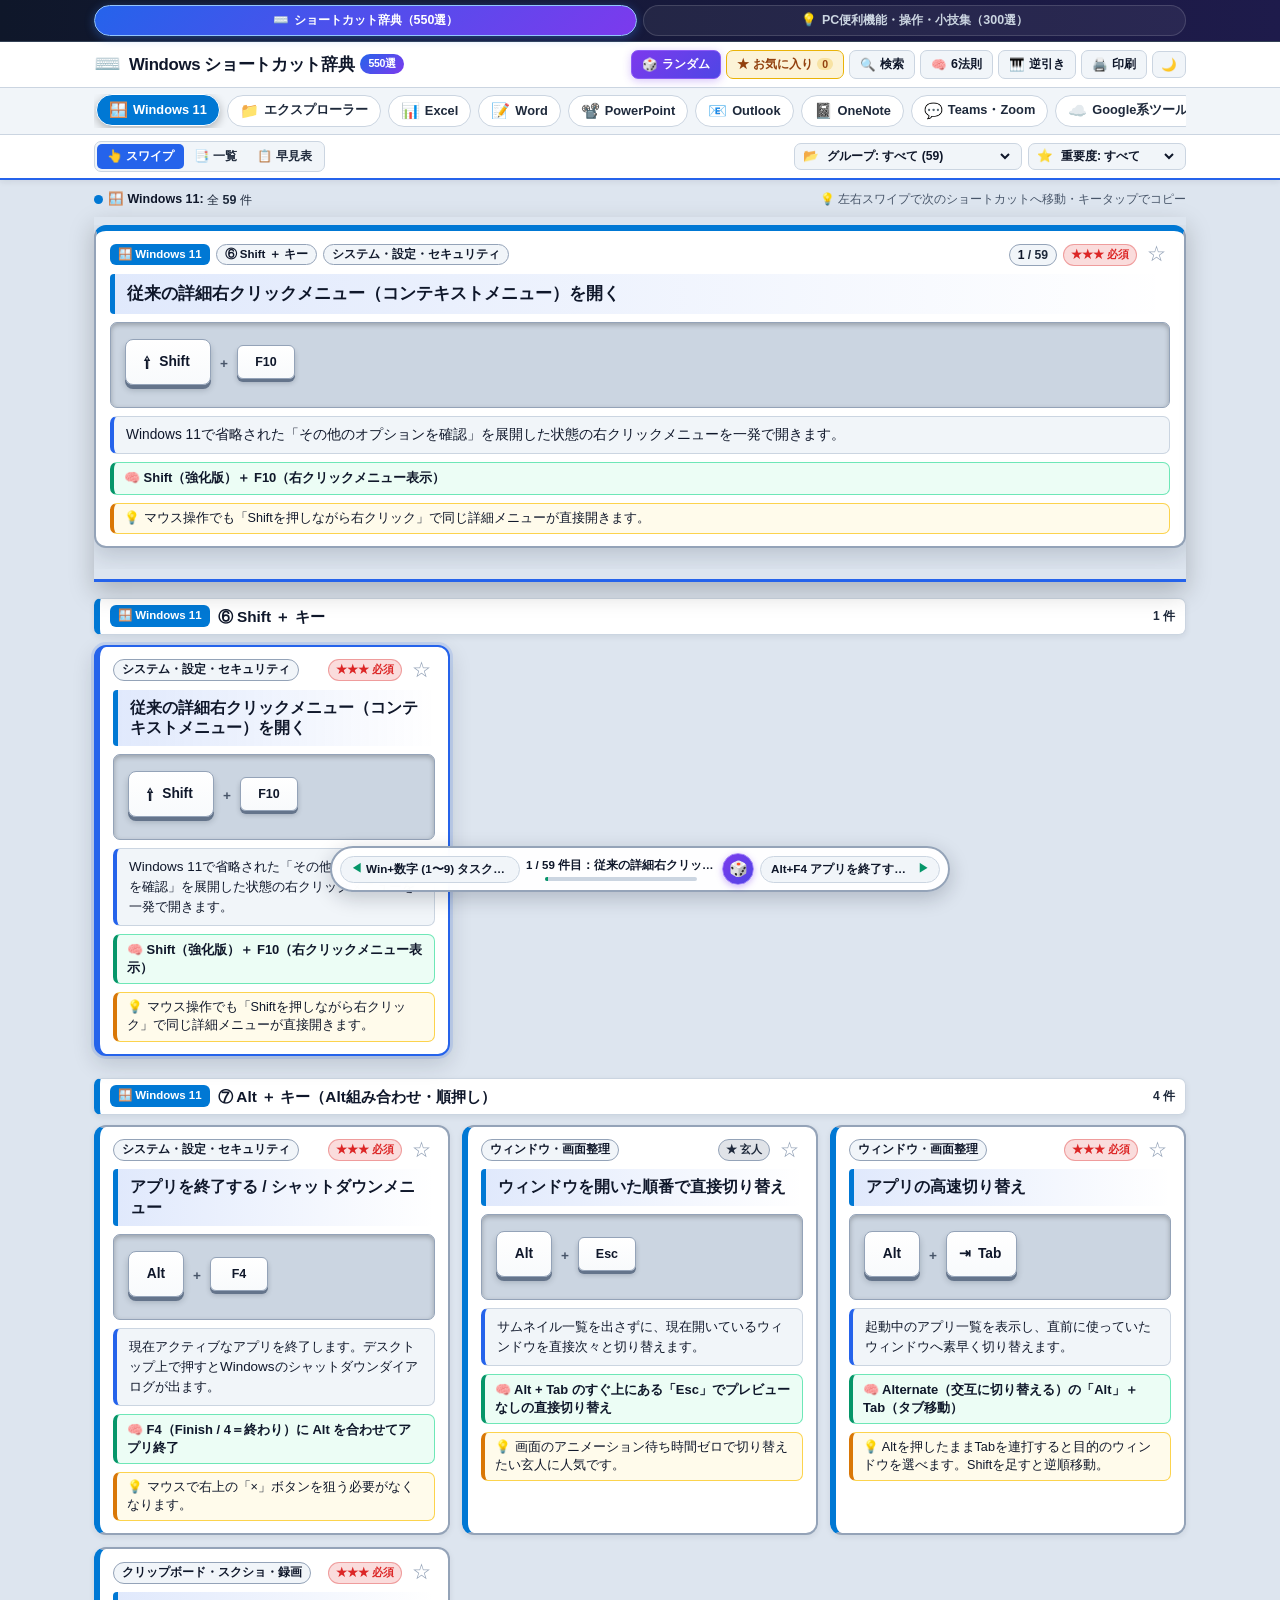
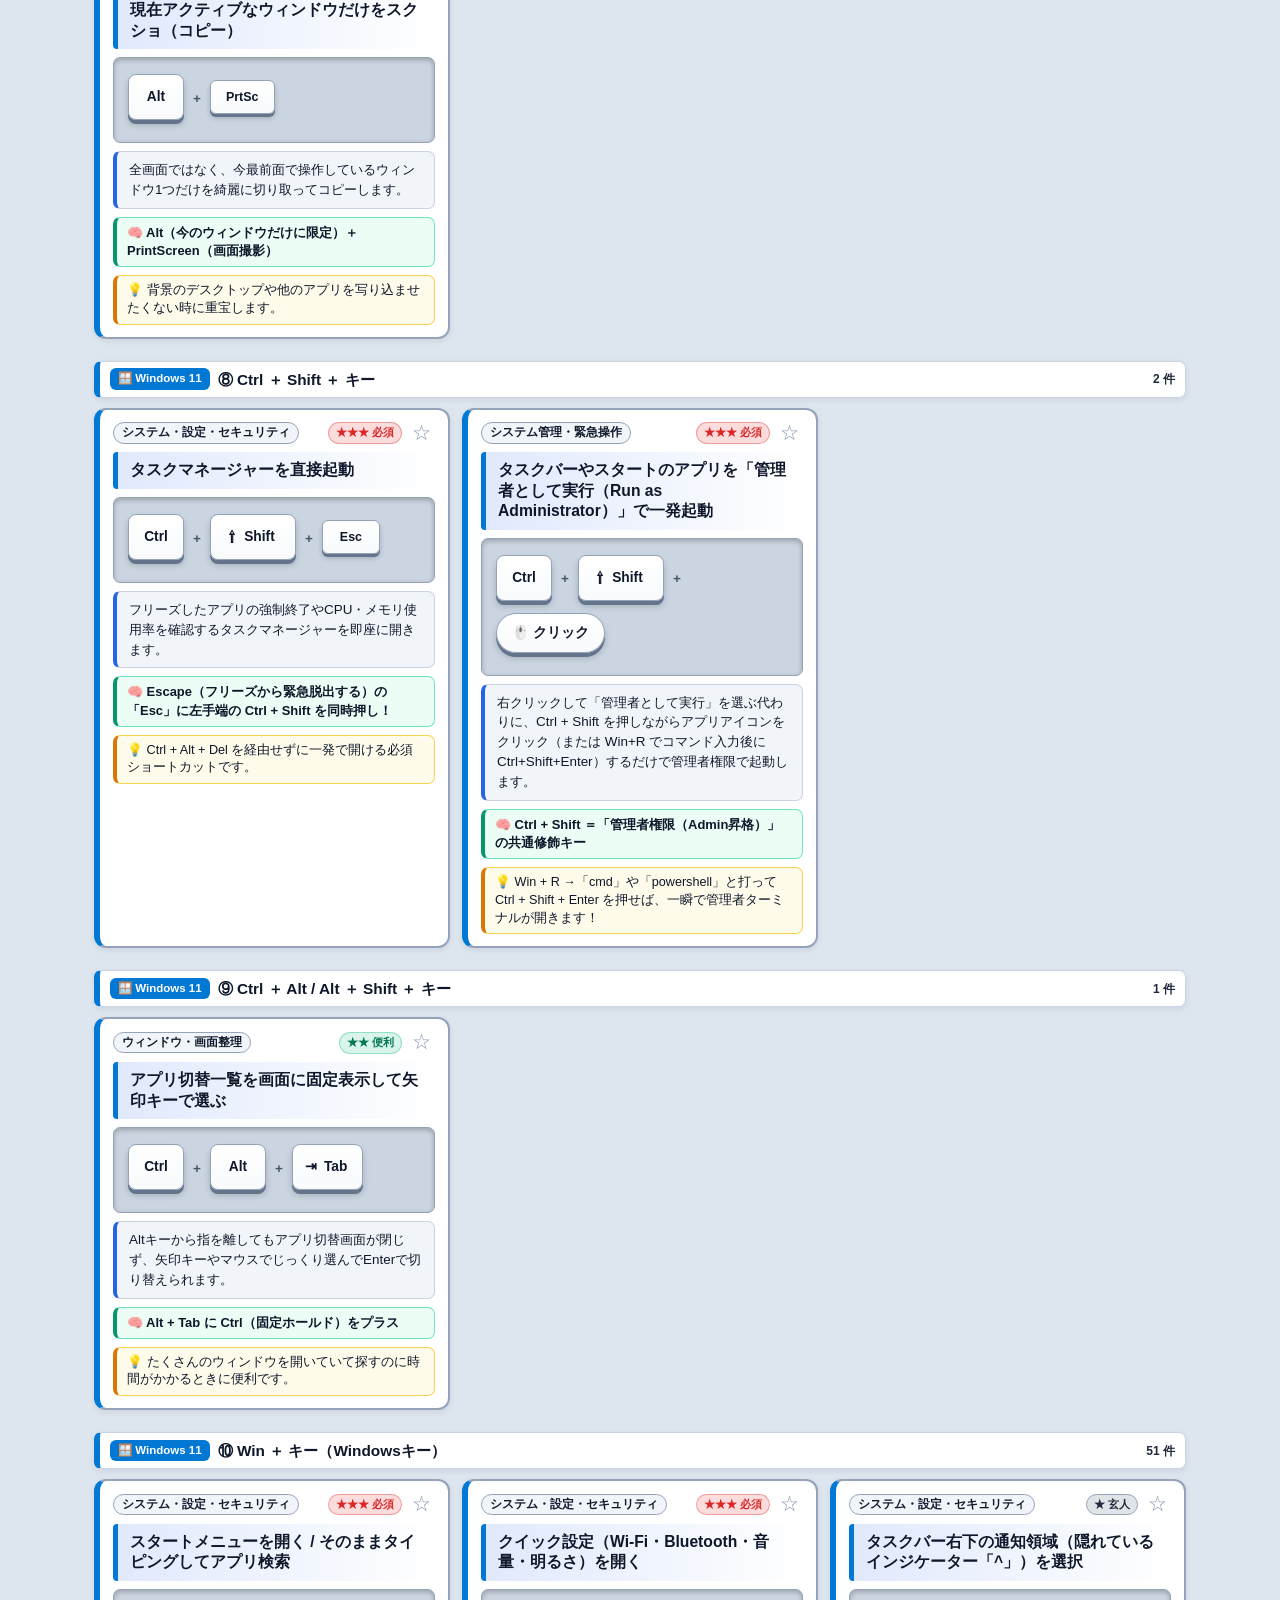
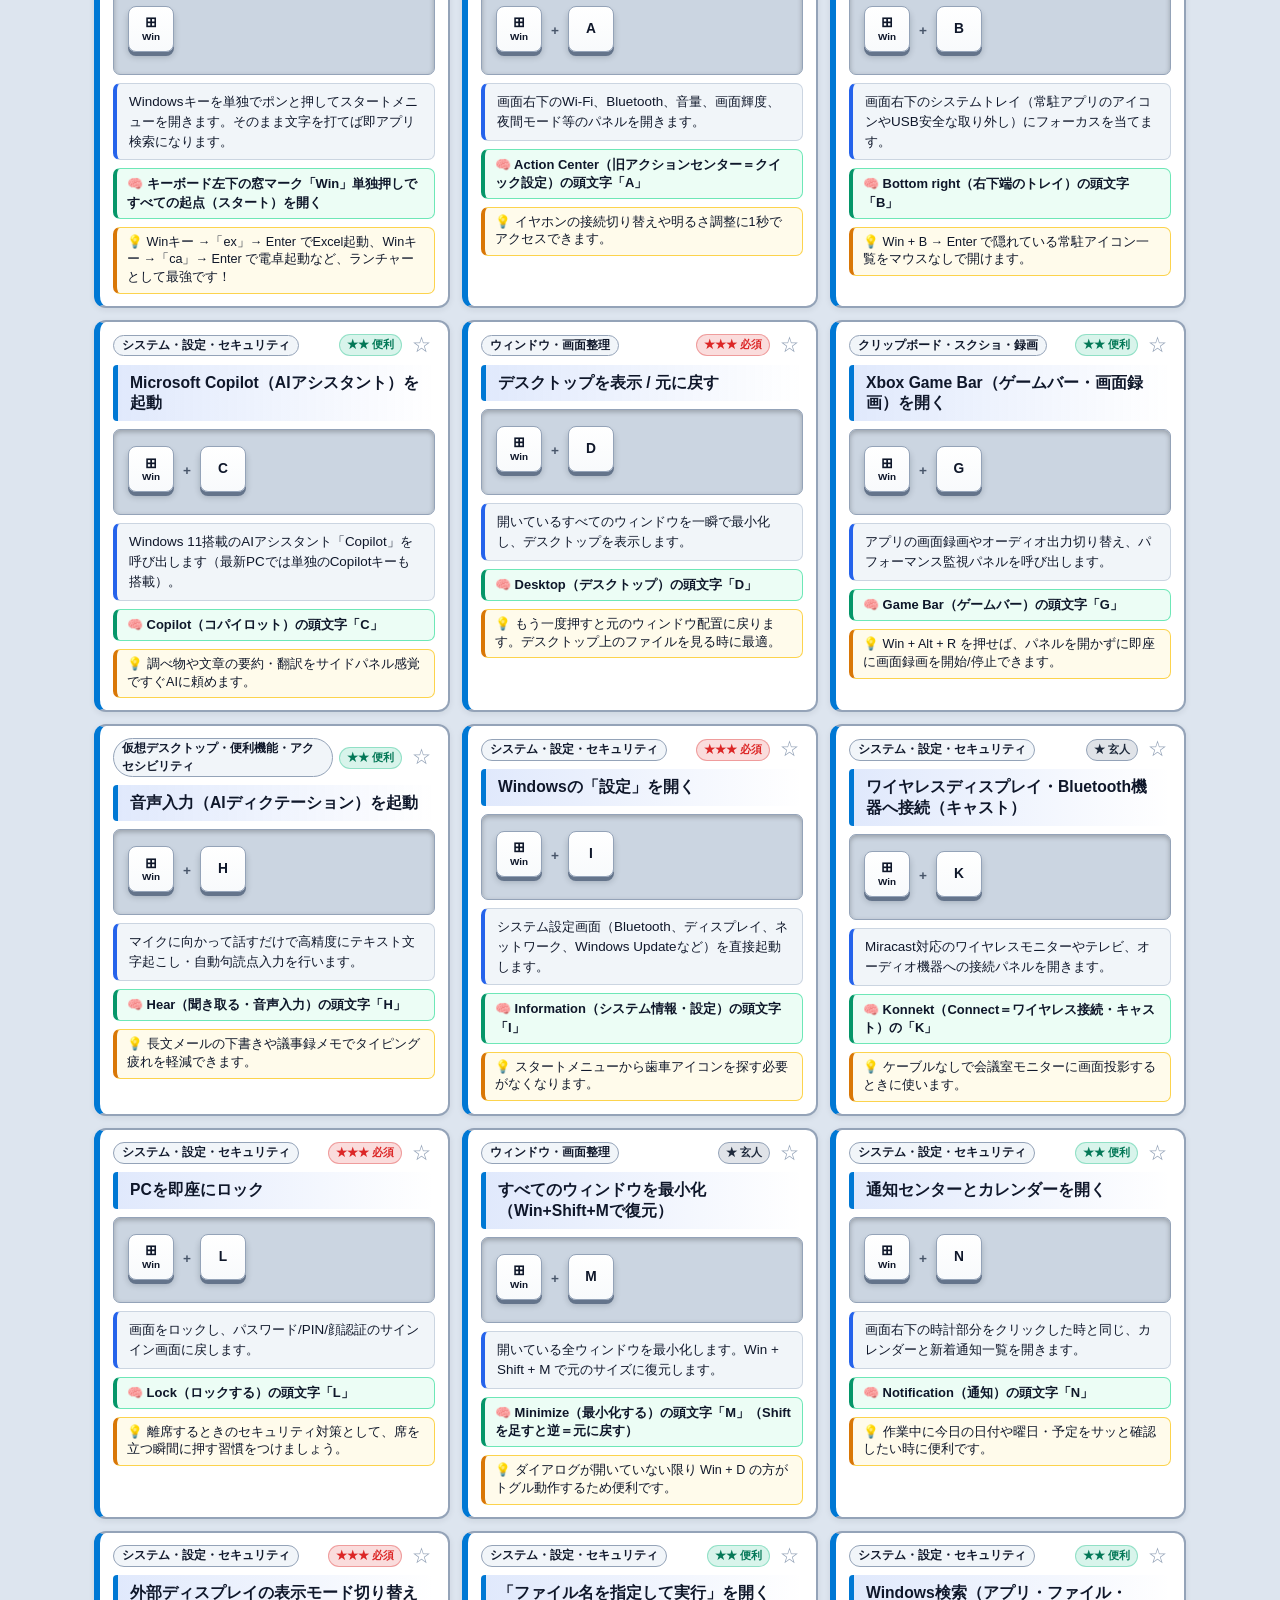
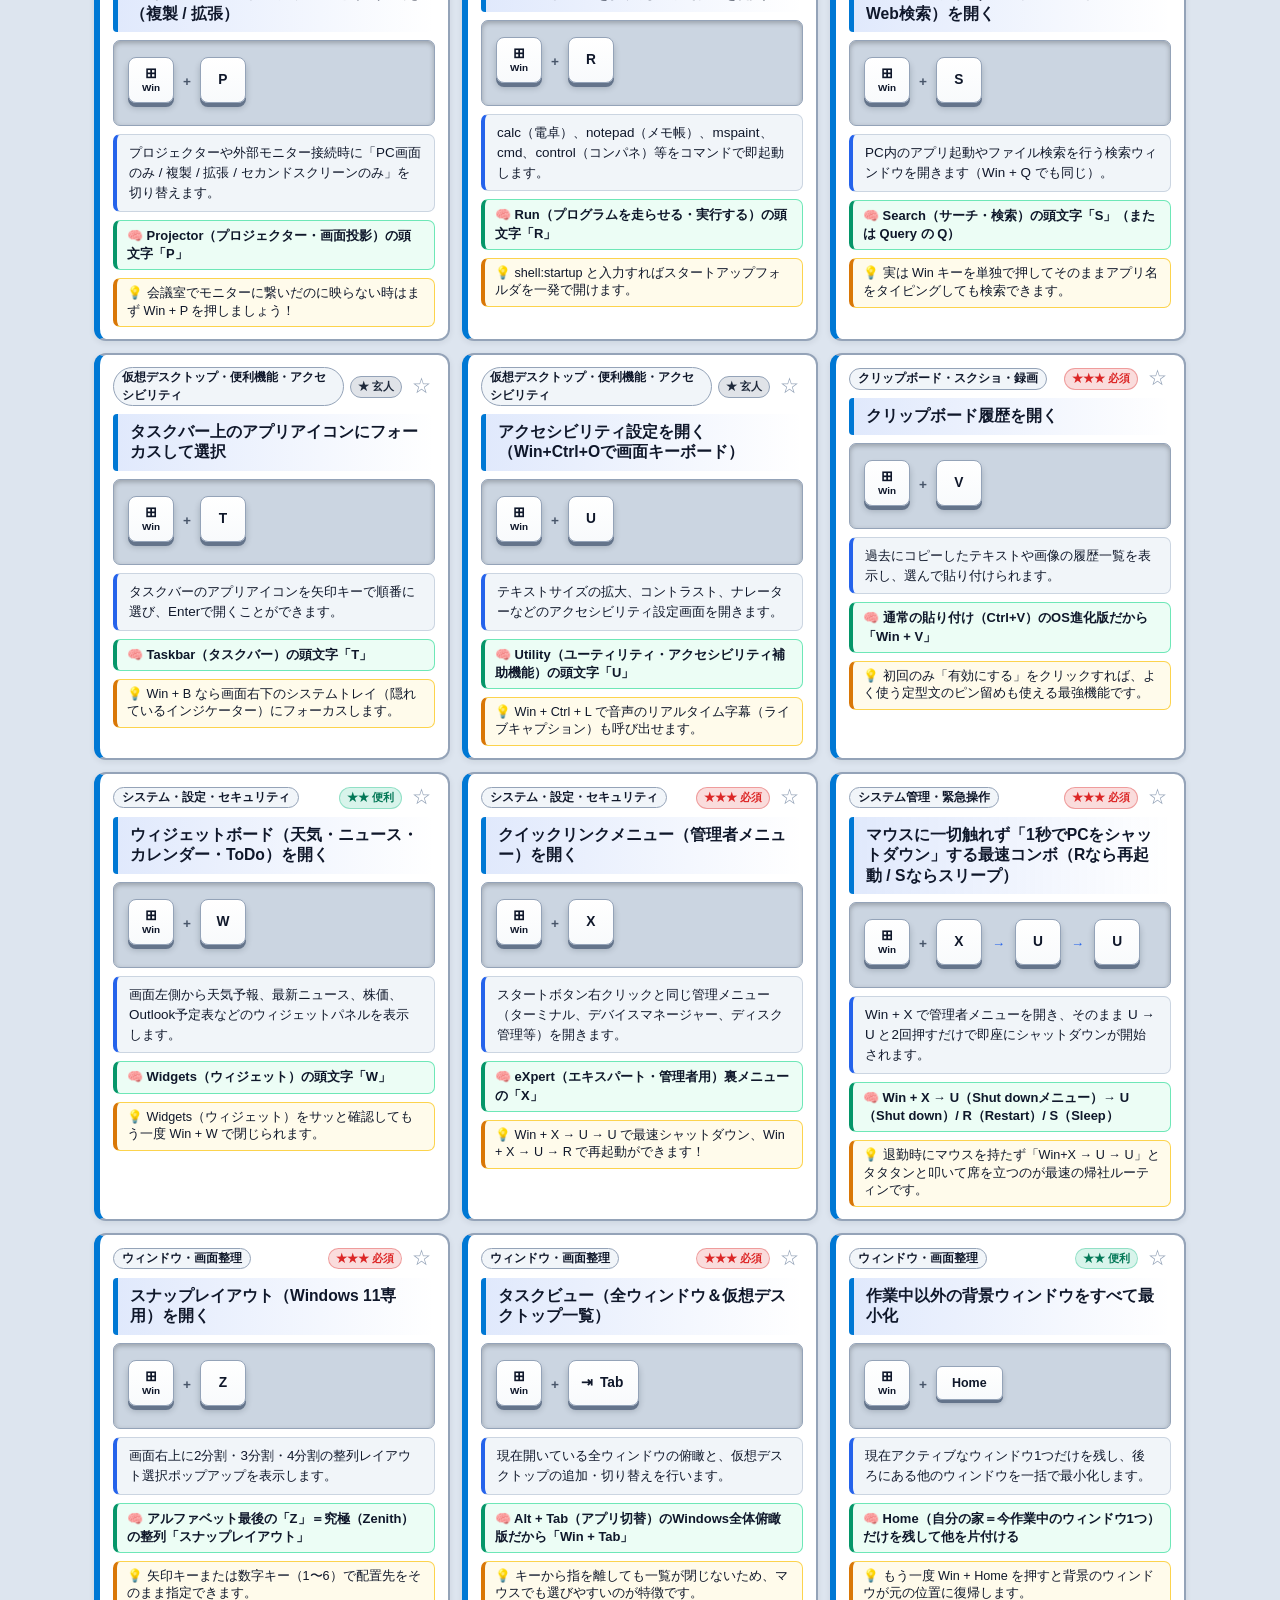
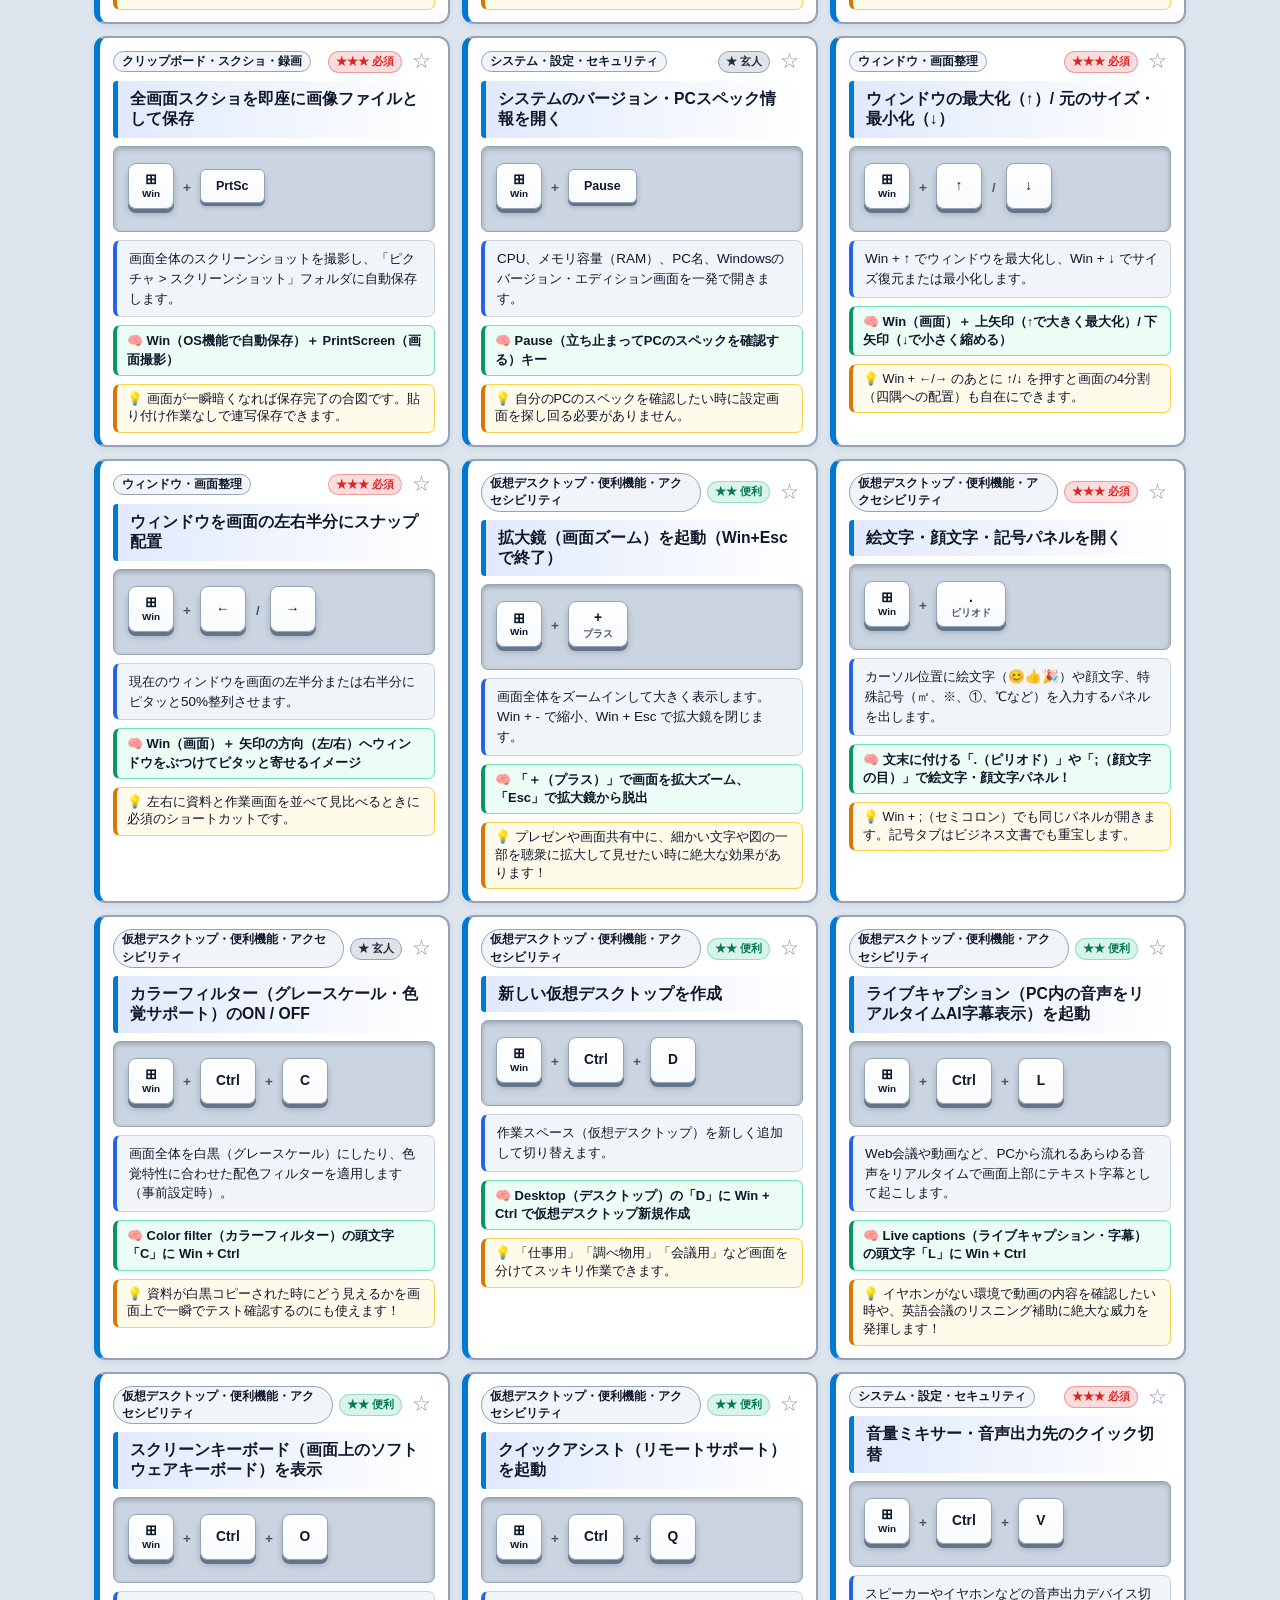
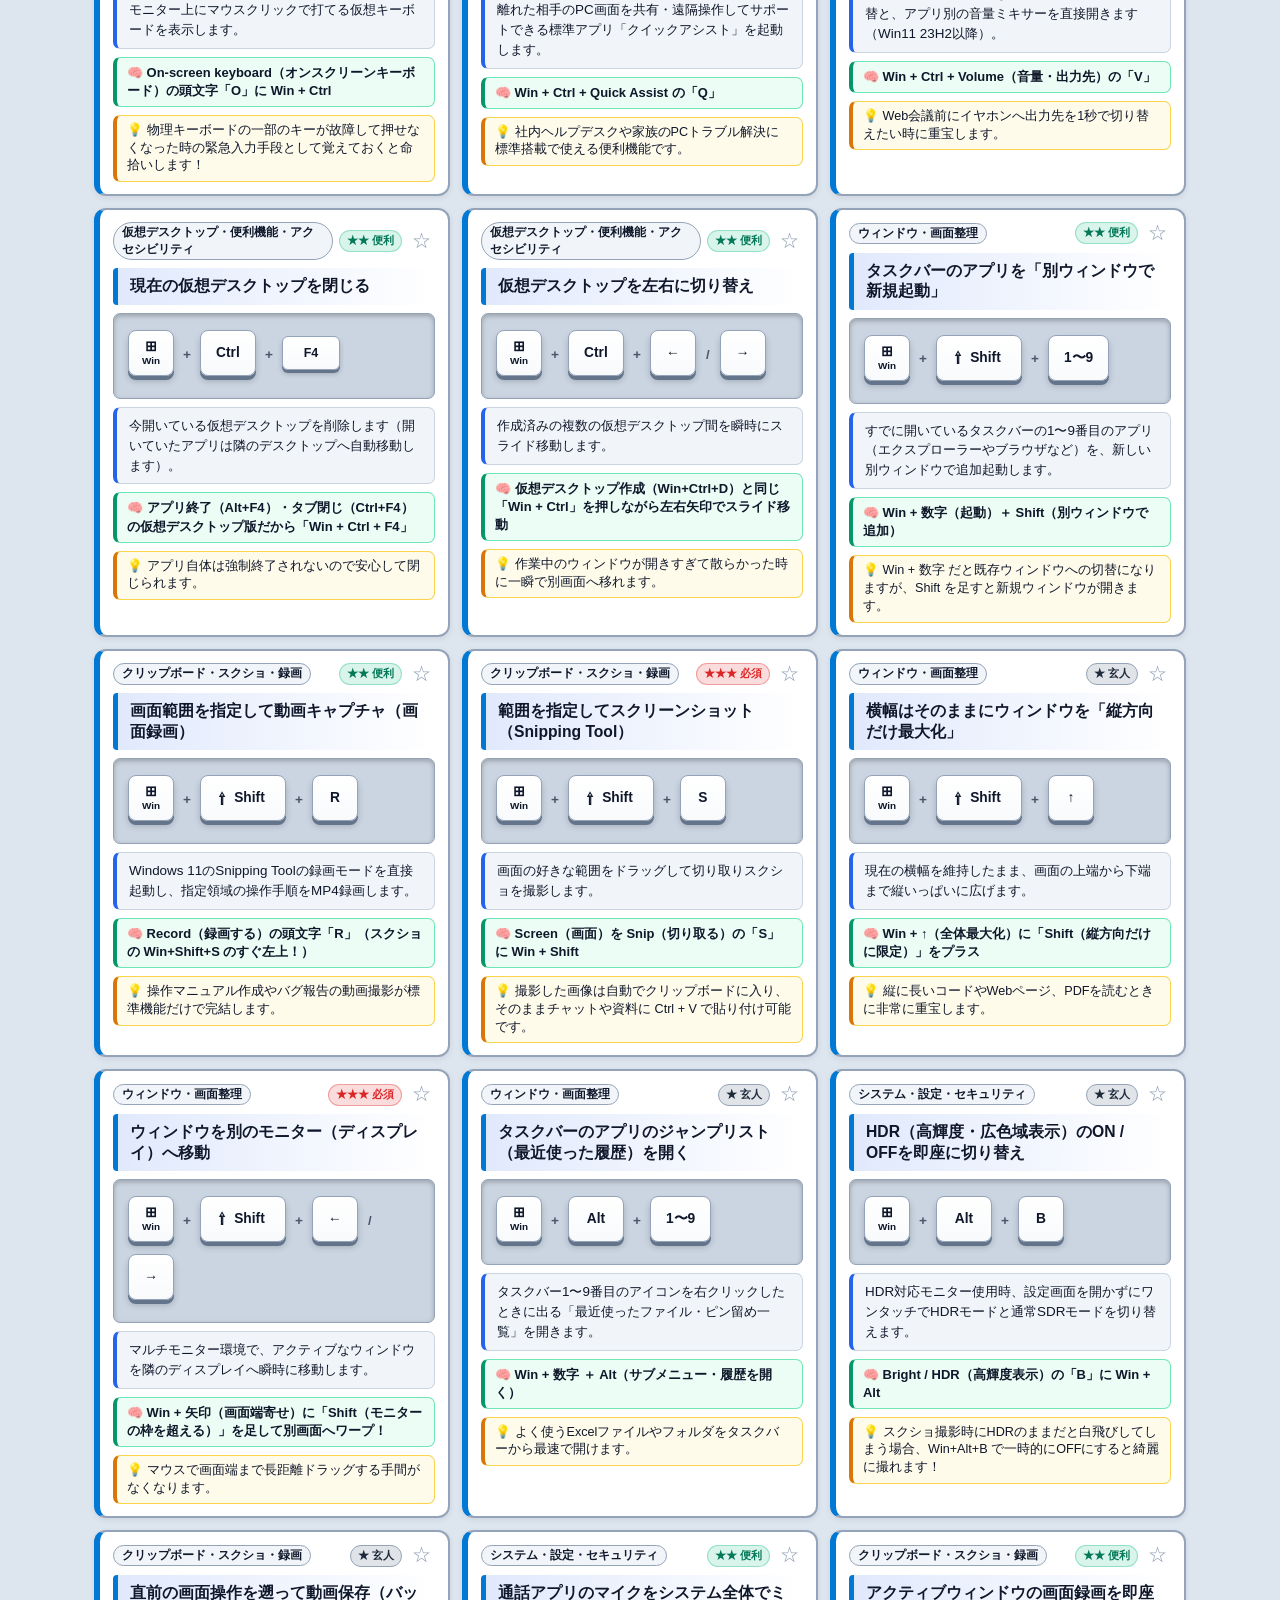
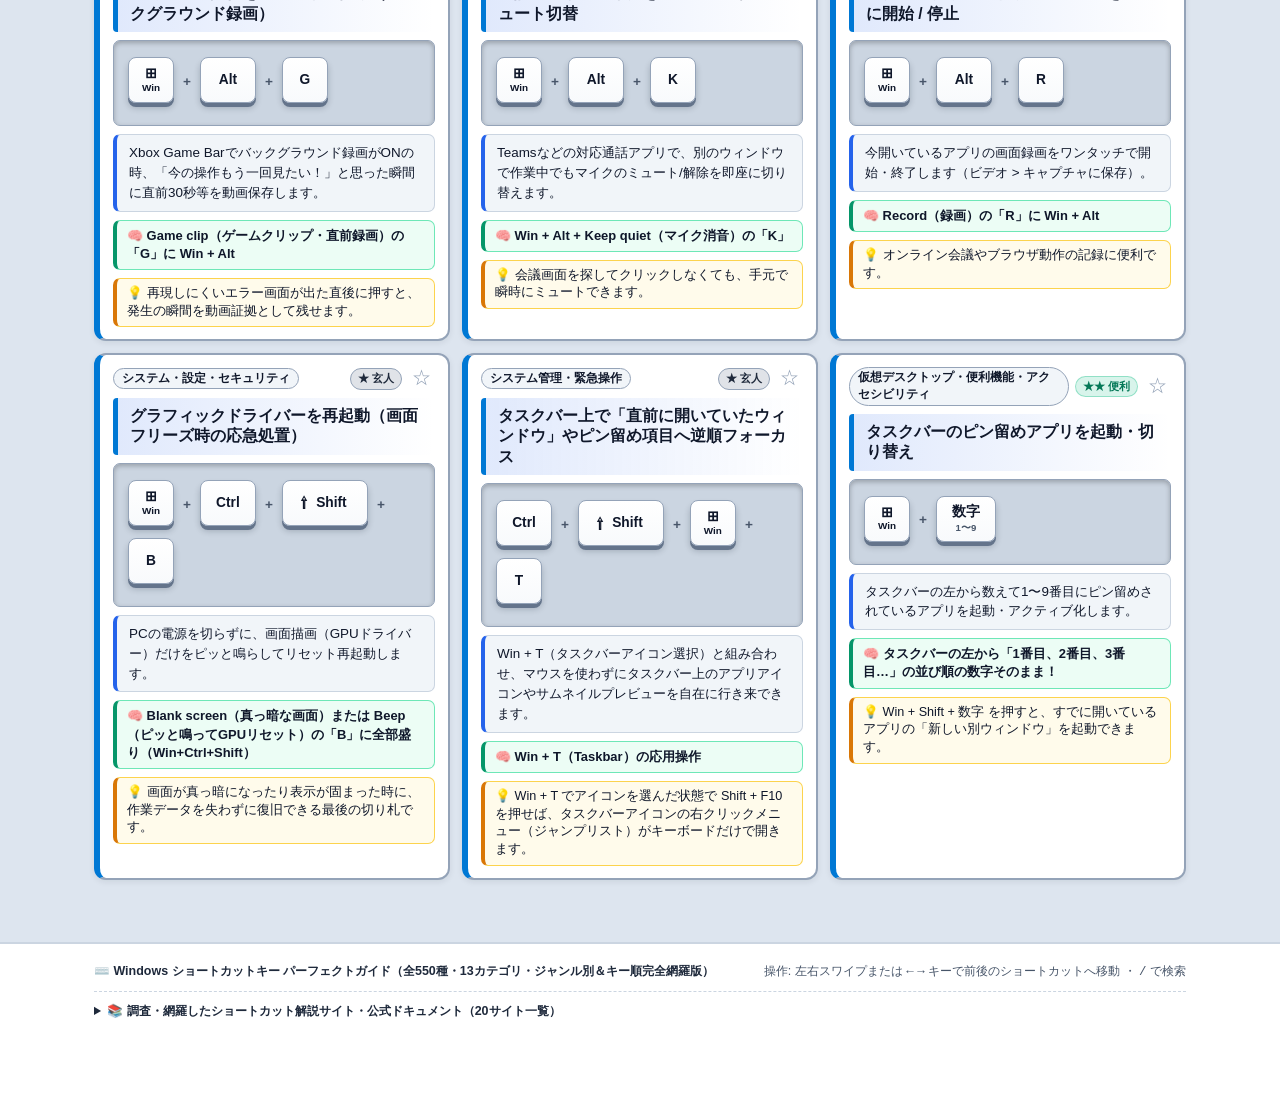
<file: index.html>
<!DOCTYPE html>
<html lang="ja">
<head>
  <meta charset="UTF-8">
  <meta name="viewport" content="width=device-width, initial-scale=1.0">
  <title>Windows ショートカットキー パーフェクトガイド | Win11・Excel・Word・ブラウザ完全網羅</title>
  <meta name="description" content="Windows 11、エクスプローラー、Excel、Word、PowerPoint、Outlook、OneNote、Teams・Zoom、Google系ツール、VS Code、Adobe PDF、ブラウザのPCショートカットキー全550種をジャンル別・キー順・覚え方付きで完全網羅したガイドサイト。">
  <link rel="stylesheet" href="style.css?v=20261109_v4">
</head>
<body>
  <!-- 上部固定ヘッダー（スッキリ整理された2段ナビ＋操作バー） -->
  <header class="site-header">
    <!-- ページ切り替えトップバー（ショートカット550選 ⇔ PC便利小技120選) -->
    <div class="page-switch-bar">
      <div class="container page-switch-inner">
        <a href="index.html" class="page-switch-link active" aria-current="page">
          <span>⌨️</span> ショートカット辞典（550選）
        </a>
        <a href="tips.html" class="page-switch-link">
          <span>💡</span> PC便利機能・操作・小技集（300選）
        </a>
      </div>
    </div>

    <div class="container header-inner">
      <div class="brand">
        <span class="brand-icon" aria-hidden="true">⌨️</span>
        <div class="brand-text-wrap">
          <h1 class="site-title">
            <span class="title-pc">Windows ショートカット辞典</span>
            <span class="title-mobile">ショートカット辞典</span>
            <span class="badge-perfect">550選</span>
          </h1>
        </div>
      </div>

      <div class="header-actions">
        <button type="button" id="randomHeaderBtn" class="action-btn random-header-btn" aria-pressed="false" title="全550種のショートカットをランダム順で出題・表示します">
          <span>🎲</span> <span class="random-btn-text">ランダム</span>
        </button>
        <button type="button" id="favOnlyHeaderBtn" class="action-btn fav-header-btn" aria-pressed="false" title="登録したお気に入りのショートカットだけを開きます">
          <span>★</span> <span id="favHeaderBtnText">お気に入り</span>
          <span id="favCountBadge" class="fav-count">0</span>
        </button>
        <button type="button" id="toggleSearchPanelBtn" class="action-btn" aria-expanded="false" title="キーワード検索ボックスを開く">
          <span>🔍</span> <span class="btn-label-text">検索</span>
        </button>
        <button type="button" id="toggleRulesBtn" class="action-btn" aria-expanded="false" title="ショートカットキーの覚え方・6大法則を見る">
          <span>🧠</span> <span class="btn-label-text">6法則</span>
        </button>
        <button type="button" id="keyTesterBtn" class="action-btn pc-only-btn" title="実際にキーボードを押して該当するショートカットを逆引きします">
          <span>🎹</span> 逆引き
        </button>
        <button type="button" id="printBtn" class="action-btn pc-only-btn" title="現在表示中のショートカット一覧をチートシートとして印刷・PDF保存します">
          <span>🖨️</span> 印刷
        </button>
        <button type="button" id="themeToggleBtn" class="action-btn icon-only" aria-label="テーマ切り替え" title="ダークモード / ライトモード切り替え">
          <span id="themeIcon">🌙</span>
        </button>
      </div>
    </div>

    <!-- カテゴリ選択タブ（スッキリ見やすい横スクロール） -->
    <div class="category-bar-wrap">
      <div class="container">
        <nav class="category-nav" aria-label="カテゴリ選択">
          <div class="category-tabs" id="categoryTabs" role="tablist">
            <!-- JSで動的生成 -->
          </div>
        </nav>
      </div>
    </div>

    <!-- 表示モード切替＆スッキリ1行のジャンル・重要度セレクトバー -->
    <div class="header-controls-wrap">
      <div class="container">
        <div class="quick-bar">
          <div class="view-switcher" role="group" aria-label="表示形式の切り替え">
            <button type="button" class="view-btn active" data-view="swipe" title="左右スワイプで次のショートカットへ1つずつ進む表示">
              <span>👆</span> スワイプ
            </button>
            <button type="button" class="view-btn" data-view="card" title="全ショートカットをジャンル別に全体表示">
              <span>📑</span> 一覧
            </button>
            <button type="button" class="view-btn" data-view="table" title="一覧早見表（テーブル表示）">
              <span>📋</span> 早見表
            </button>
          </div>

          <div class="compact-selects-wrap">
            <label class="select-pill-wrap" id="subcatSelectWrap" title="ジャンル（サブカテゴリ）で絞り込み">
              <span class="select-pill-icon">📂</span>
              <select id="subcatSelect" class="clean-select" aria-label="ジャンル選択">
                <option value="all">すべてのジャンル</option>
              </select>
            </label>

            <label class="select-pill-wrap" title="重要度で絞り込み">
              <span class="select-pill-icon">⭐</span>
              <select id="levelSelect" class="clean-select" aria-label="重要度フィルタ">
                <option value="all">重要度: すべて</option>
                <option value="3">★★★ 必須のみ</option>
                <option value="2">★★ 便利のみ</option>
                <option value="1">★ 玄人のみ</option>
                <option value="fav">★ お気に入りのみ</option>
              </select>
            </label>
          </div>
        </div>

        <!-- 検索バー（🔍検索ボタンで開閉） -->
        <div id="controlsBar" class="controls-bar hidden" aria-label="検索">
          <div class="search-wrapper">
            <span class="search-icon" aria-hidden="true">🔍</span>
            <input
              type="search"
              id="searchInput"
              class="search-input"
              placeholder="全550件から検索（例: スクショ, 値貼り付け, タブ, F2）"
              autocomplete="off"
            >
            <button type="button" id="clearSearchBtn" class="clear-search-btn hidden" aria-label="検索クリア">✕</button>
          </div>
        </div>
      </div>
    </div>
  </header>

  <!-- キー入力で逆引きバー（トグル表示） -->
  <section id="keyTesterPanel" class="key-tester-panel hidden" aria-live="polite">
    <div class="container key-tester-inner">
      <div class="key-tester-info">
        <strong>🎹 キー入力キャプチャモード起動中：</strong>
        <span>調べたいキーの組み合わせ（例: <kbd>Ctrl</kbd> + <kbd>Shift</kbd> + <kbd>L</kbd>）を実際に押してください。</span>
      </div>
      <div class="key-tester-display" id="keyTesterDisplay">
        <span class="placeholder">キーを押してください...</span>
      </div>
      <div class="key-tester-controls">
        <button type="button" id="clearKeyTesterBtn" class="btn-small">クリア</button>
        <button type="button" id="closeKeyTesterBtn" class="btn-small btn-close">閉じる (Esc)</button>
      </div>
    </div>
  </section>

  <!-- メインコンテンツ -->
  <main class="container main-content">
    <!-- 覚え方の6大法則ガイド（トグル開閉式） -->
    <section id="memoryRulesPanel" class="memory-rules-box hidden" aria-label="ショートカットキーの覚え方・6大法則">
      <div class="memory-rules-header">
        <strong>🧠 丸暗記は不要！「ショートカットキーの覚え方・6大法則」</strong>
        <button type="button" id="closeRulesBtn" class="panel-close-btn" aria-label="閉じる">✕ 閉じる</button>
      </div>
      <div class="memory-rules-grid" id="memoryRulesGrid">
        <!-- JSで動的生成 -->
      </div>
    </section>

    <!-- お気に入りモード表示中バナー -->
    <div id="favModeBanner" class="fav-mode-banner hidden">
      <div class="fav-banner-left">
        <span>★</span>
        <strong>お気に入りだけ表示中</strong>
        <span id="favBannerCount" class="fav-banner-count"></span>
      </div>
      <button type="button" id="exitFavModeBtn" class="exit-fav-btn">✕ すべて表示に戻る</button>
    </div>

    <!-- ランダム表示モードバナー -->
    <div id="randomModeBanner" class="random-mode-banner hidden">
      <div class="random-banner-left">
        <span>🎲</span>
        <strong>全550種からランダム順で表示中</strong>
      </div>
      <div class="random-banner-actions">
        <button type="button" id="nextRandomBtn" class="next-random-btn">🎲 シャッフルし直す</button>
        <button type="button" id="exitRandomModeBtn" class="exit-random-btn">✕ 通常順に戻す</button>
      </div>
    </div>

    <!-- ステータスバー -->
    <div class="status-bar" id="statusBar">
      <div class="result-count">
        <span id="activeCategoryLabel" class="active-cat-label"></span>
        全 <strong id="resultCountNum">0</strong> 件
        <span id="activeFilterSummary" class="filter-summary"></span>
      </div>
      <div class="status-hint">
        💡 左右スワイプで次のショートカットへ移動・キータップでコピー
      </div>
    </div>

    <!-- ショートカット表示コンテナ -->
    <div id="shortcutsContainer" class="shortcuts-container">
      <!-- JSで動的生成 -->
    </div>
  </main>

  <!-- 画面下部固定・左右スワイプ「前のショートカット / ランダム / 次のショートカット」移動バー -->
  <div class="mobile-swipe-bar" id="mobileSwipeBar" aria-label="前後のショートカットへ移動">
    <button type="button" class="swipe-nav-btn prev" id="swipePrevBtn" aria-label="前のショートカットへ">
      <span class="swipe-arrow">◀</span>
      <span class="swipe-target-name" id="swipePrevName">前へ</span>
    </button>
    <div class="swipe-center-info">
      <span class="swipe-hint-text" id="swipeHintText">👆 左右スワイプで次のショートカットへ</span>
      <div class="swipe-progress-track" aria-hidden="true">
        <div class="swipe-progress-fill" id="swipeProgressFill"></div>
      </div>
    </div>
    <button type="button" class="swipe-random-fab" id="swipeRandomFabBtn" title="全ショートカットからランダムに1つ出す">
      🎲
    </button>
    <button type="button" class="swipe-nav-btn next" id="swipeNextBtn" aria-label="次のショートカットへ">
      <span class="swipe-target-name" id="swipeNextName">次へ</span>
      <span class="swipe-arrow">▶</span>
    </button>
  </div>

  <!-- フッター -->
  <footer class="site-footer" id="siteFooter">
    <div class="container">
      <div class="footer-inner">
        <p class="footer-title">⌨️ Windows ショートカットキー パーフェクトガイド（全550種・13カテゴリ・ジャンル別＆キー順完全網羅版）</p>
        <p class="footer-note">
          操作: 左右スワイプまたは <kbd>←</kbd> <kbd>→</kbd> キーで前後のショートカットへ移動 ・ <kbd>/</kbd> で検索
        </p>
      </div>
      <details class="sources-details">
        <summary>📚 調査・網羅したショートカット解説サイト・公式ドキュメント（20サイト一覧）</summary>
        <ul id="researchedSourcesList" class="sources-list"></ul>
      </details>
    </div>
  </footer>

  <!-- コピー通知トースト -->
  <div id="toast" class="toast" role="status" aria-live="polite"></div>

  <script src="shortcuts-data.js?v=20261109_v4"></script>
  <script src="app.js?v=20261109_v4"></script>
</body>
</html>
</file>
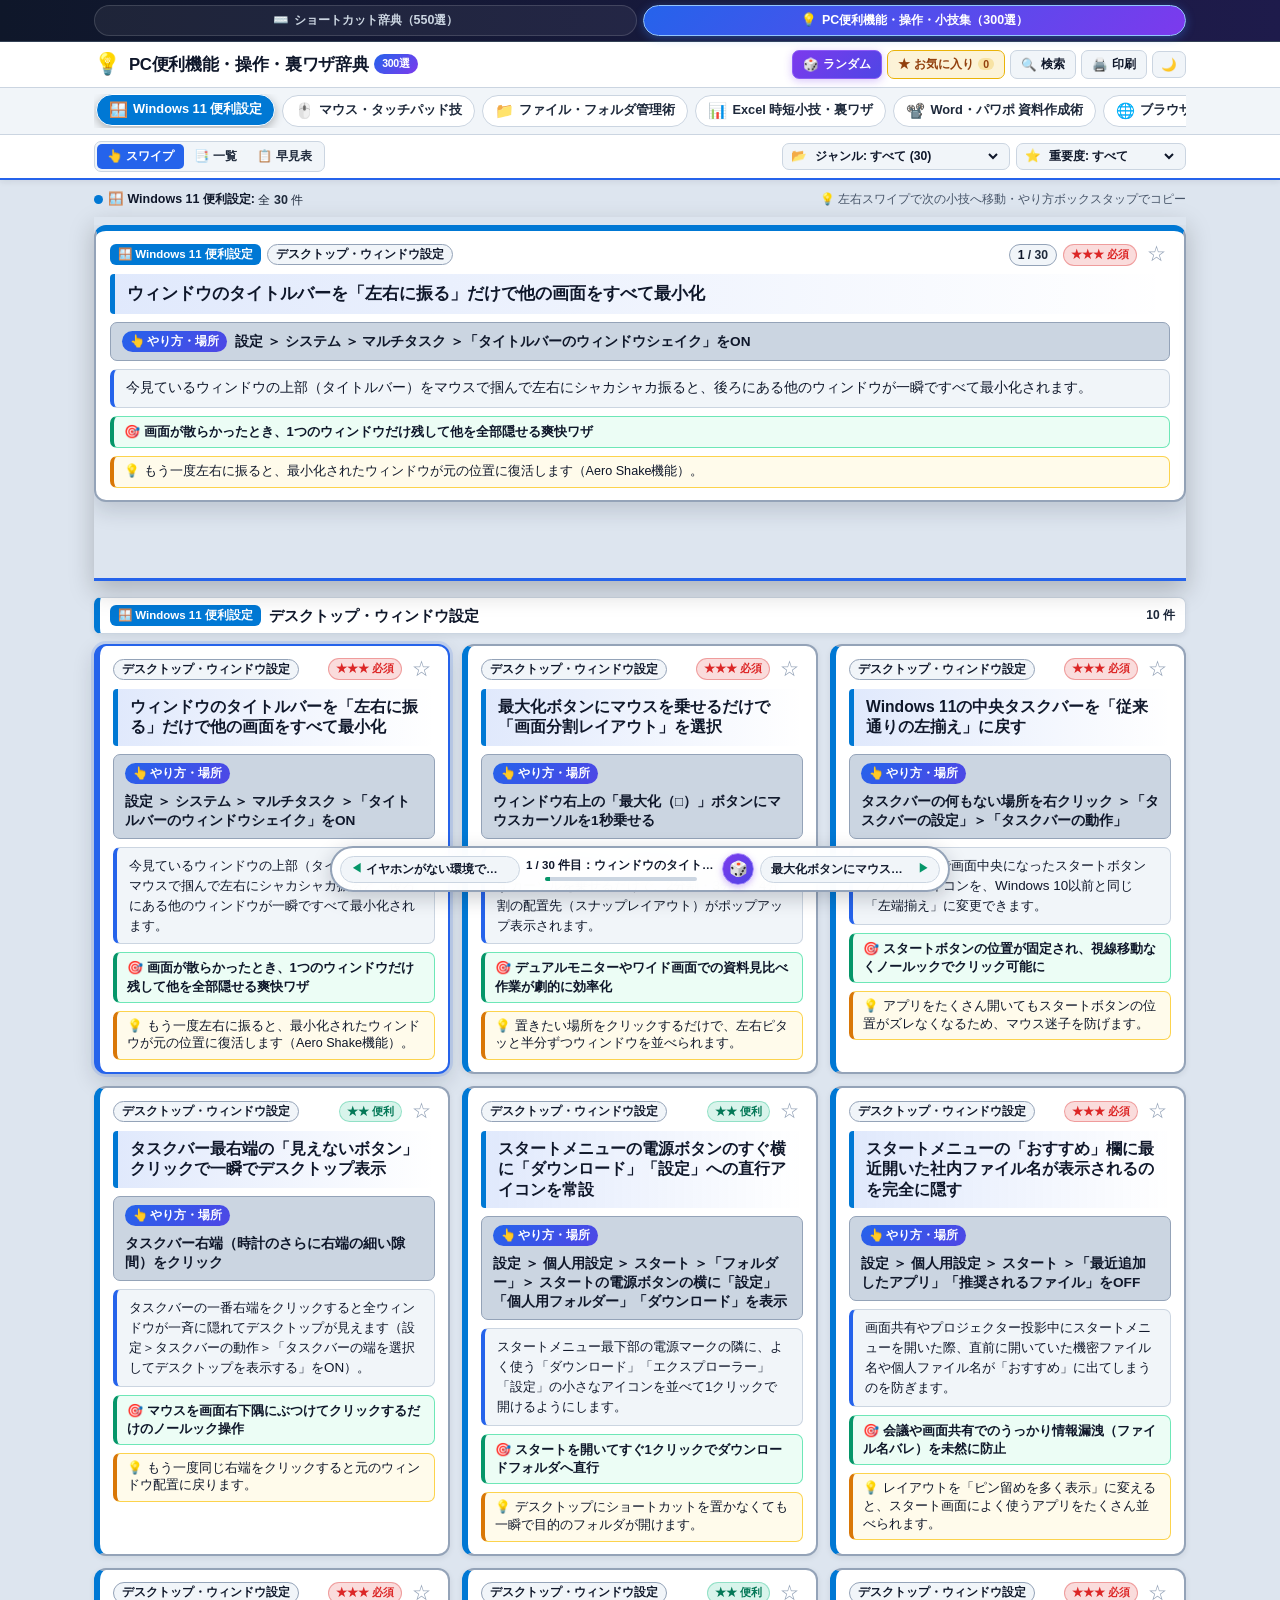
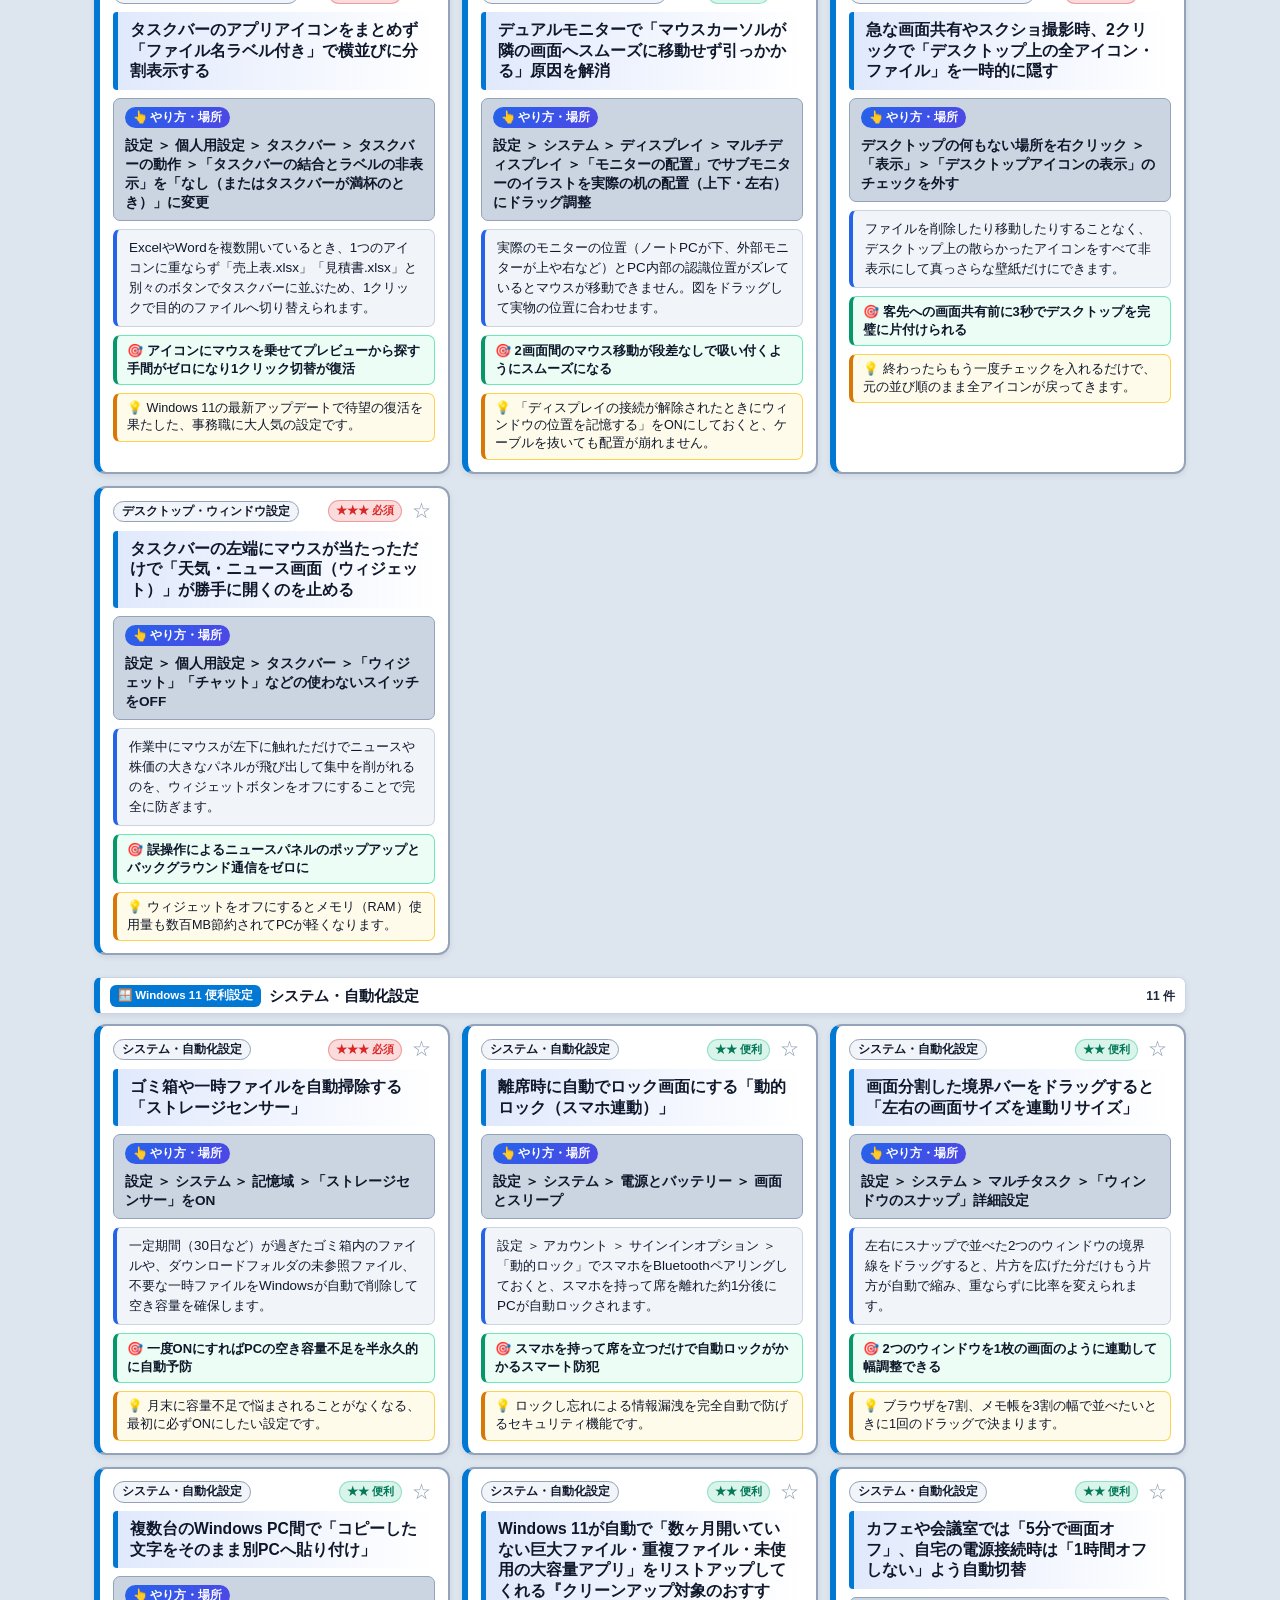
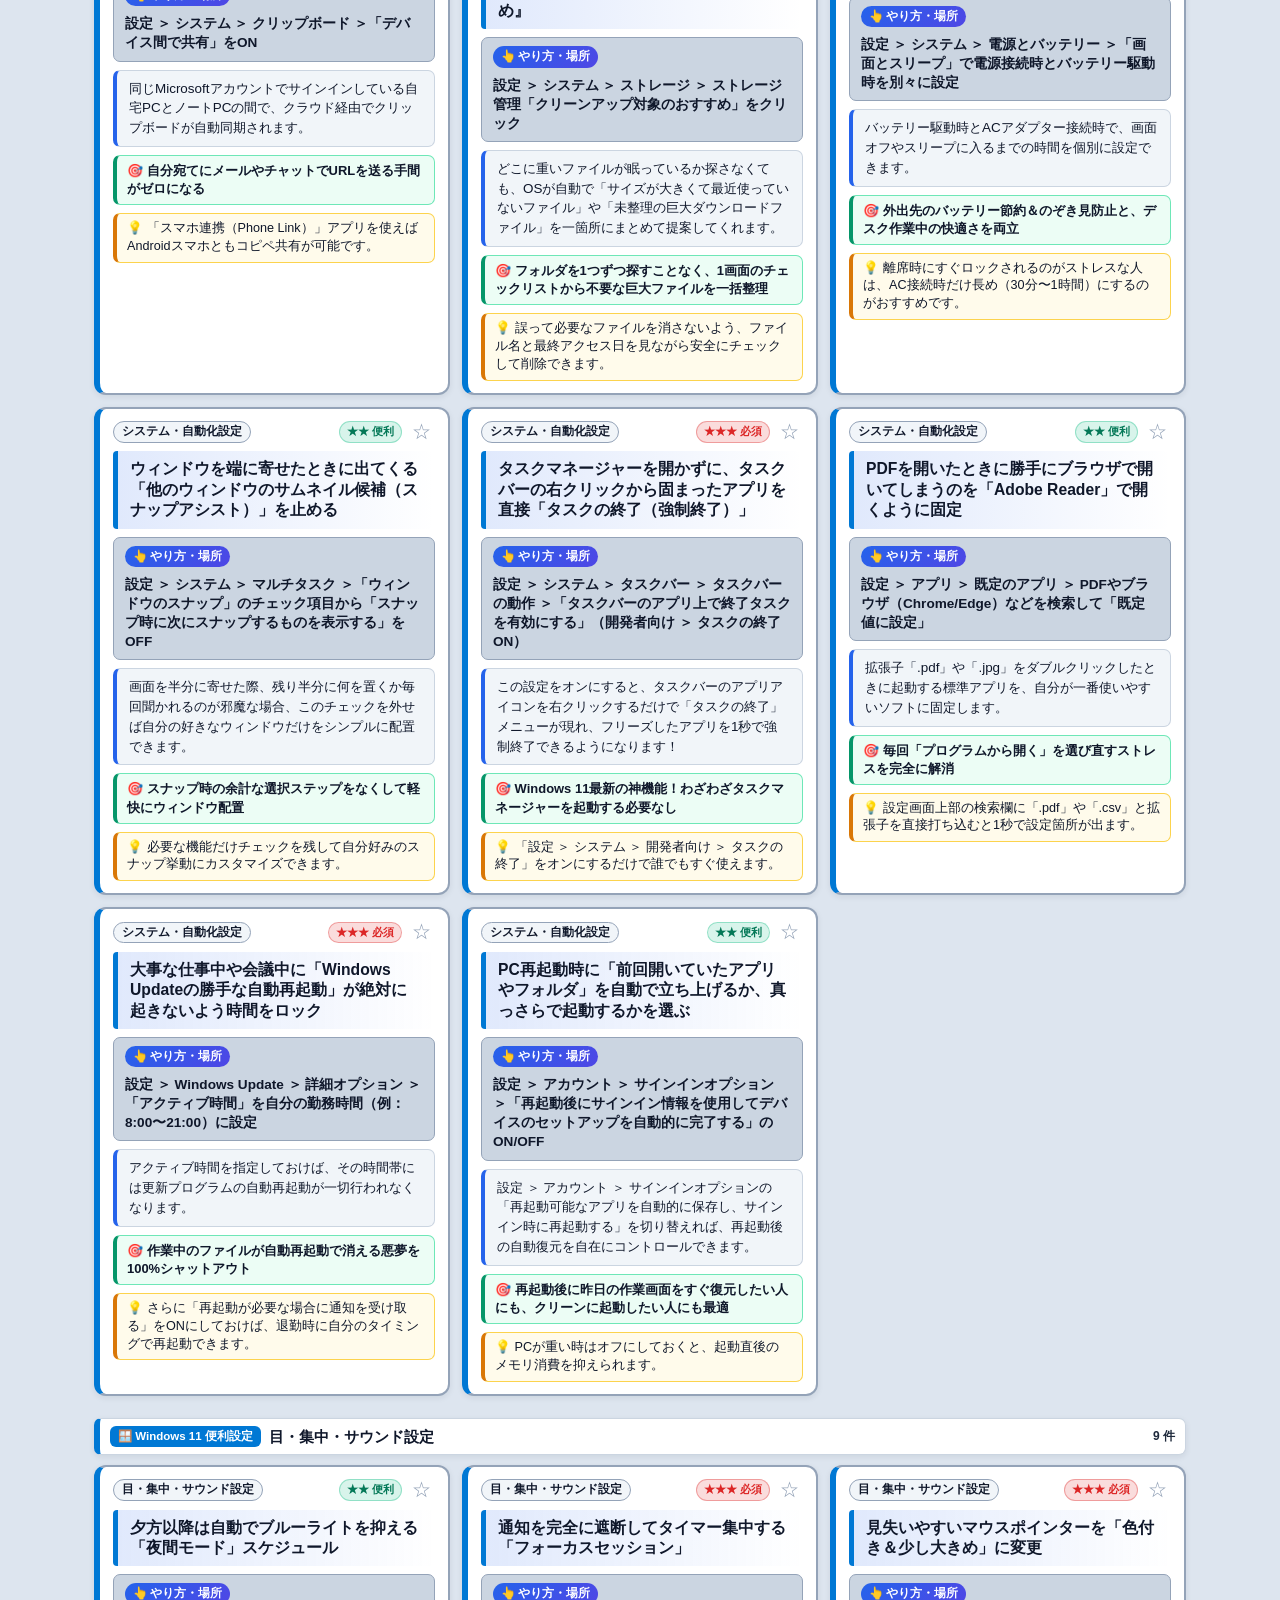
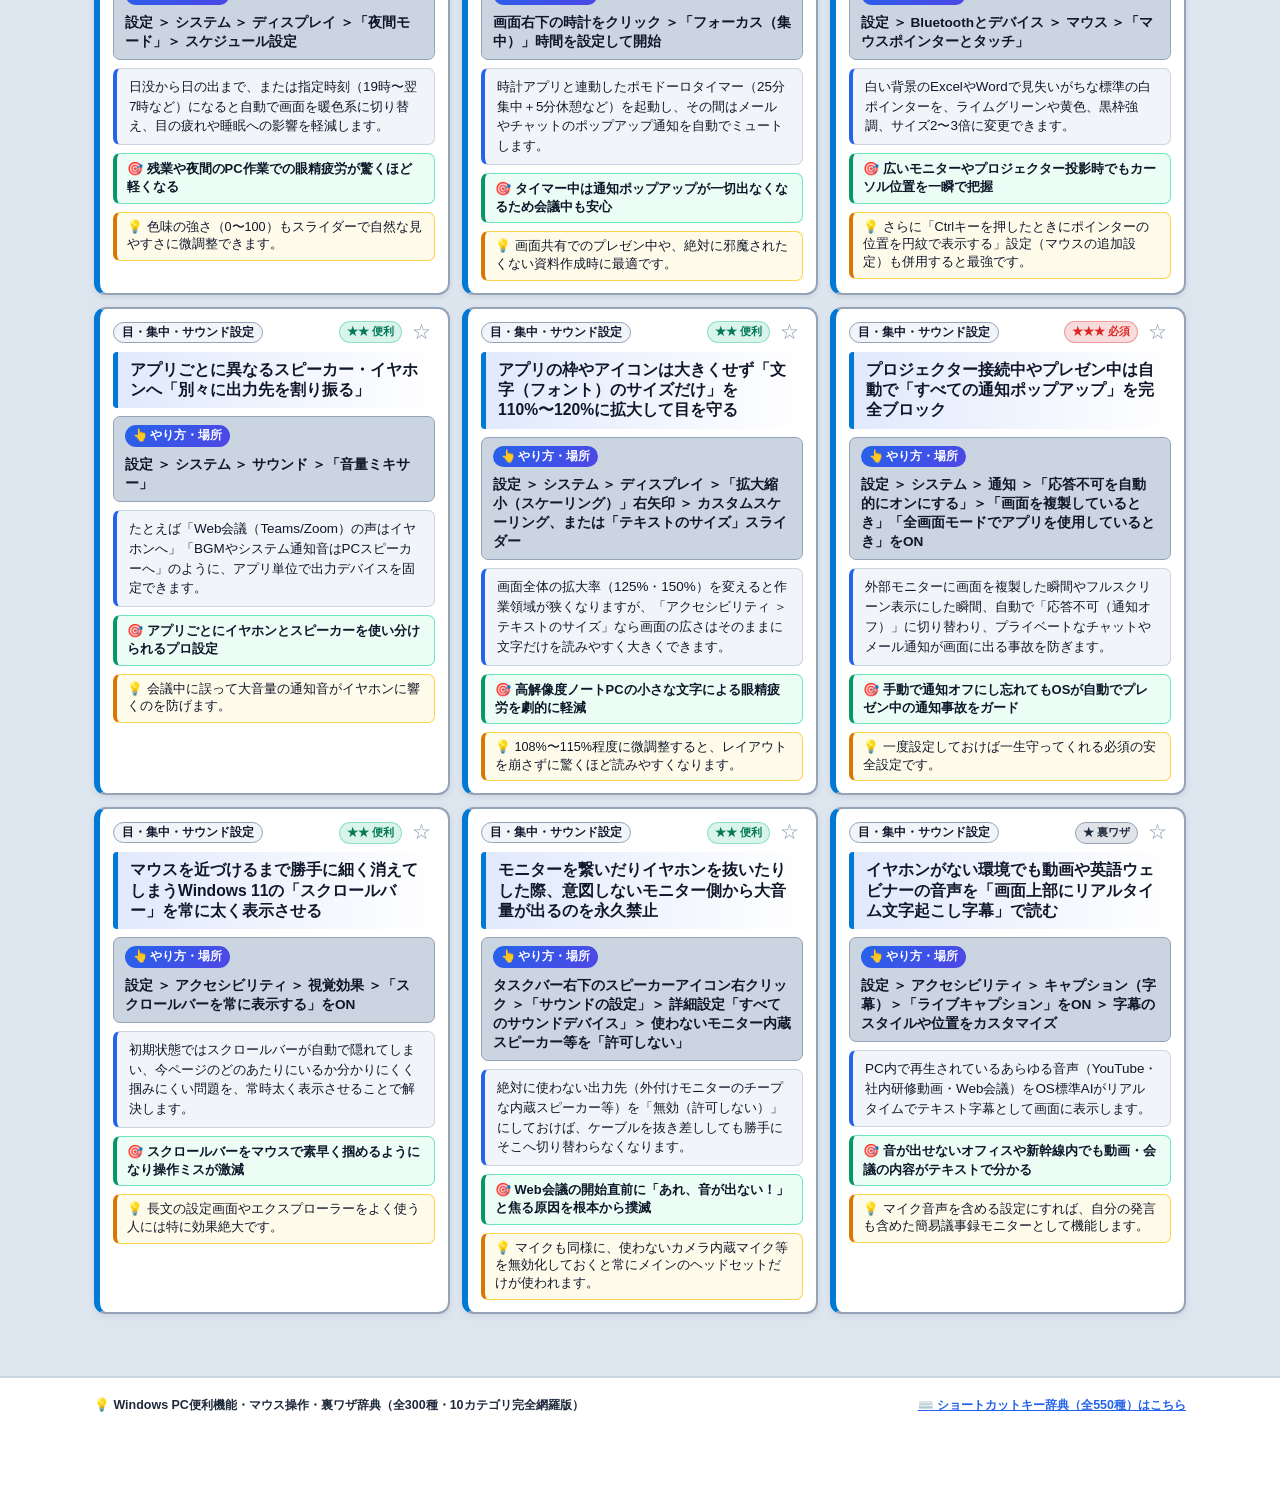
<file: tips.html>
<!DOCTYPE html>
<html lang="ja">
<head>
  <meta charset="UTF-8">
  <meta name="viewport" content="width=device-width, initial-scale=1.0">
  <title>Windows PC便利機能・マウス操作・裏ワザ300選 | ショートカット以外の神小技集</title>
  <meta name="description" content="ショートカットキー以外のWindows 11便利設定、マウス・タッチパッドの裏ワザ、エクスプローラー整理術、Excel・Word・パワポ・ブラウザ・Outlook・Teamsの時短小技300選を網羅した独立ガイドページ。">
  <link rel="stylesheet" href="style.css?v=20261109_v4">
</head>
<body>
  <!-- 上部固定ヘッダー（ショートカット辞典との相互切替ナビ付き） -->
  <header class="site-header">
    <!-- ページ切り替えトップバー（ショートカット550選 ⇔ PC便利小技300選） -->
    <div class="page-switch-bar">
      <div class="container page-switch-inner">
        <a href="index.html" class="page-switch-link">
          <span>⌨️</span> ショートカット辞典（550選）
        </a>
        <a href="tips.html" class="page-switch-link active" aria-current="page">
          <span>💡</span> PC便利機能・操作・小技集（300選）
        </a>
      </div>
    </div>

    <div class="container header-inner">
      <div class="brand">
        <span class="brand-icon" aria-hidden="true">💡</span>
        <div class="brand-text-wrap">
          <h1 class="site-title">
            <span class="title-pc">PC便利機能・操作・裏ワザ辞典</span>
            <span class="title-mobile">PC便利小技辞典</span>
            <span class="badge-perfect">300選</span>
          </h1>
        </div>
      </div>

      <div class="header-actions">
        <button type="button" id="randomHeaderBtn" class="action-btn random-header-btn" aria-pressed="false" title="全300種の便利小技をランダム順で出題・表示します">
          <span>🎲</span> <span class="random-btn-text">ランダム</span>
        </button>
        <button type="button" id="favOnlyHeaderBtn" class="action-btn fav-header-btn" aria-pressed="false" title="登録したお気に入りの小技だけを開きます">
          <span>★</span> <span id="favHeaderBtnText">お気に入り</span>
          <span id="favCountBadge" class="fav-count">0</span>
        </button>
        <button type="button" id="toggleSearchPanelBtn" class="action-btn" aria-expanded="false" title="キーワード検索ボックスを開く">
          <span>🔍</span> <span class="btn-label-text">検索</span>
        </button>
        <button type="button" id="printBtn" class="action-btn pc-only-btn" title="現在表示中の小技一覧を印刷・PDF保存します">
          <span>🖨️</span> 印刷
        </button>
        <button type="button" id="themeToggleBtn" class="action-btn icon-only" aria-label="テーマ切り替え" title="ダークモード / ライトモード切り替え">
          <span id="themeIcon">🌙</span>
        </button>
      </div>
    </div>

    <!-- カテゴリ選択タブ -->
    <div class="category-bar-wrap">
      <div class="container">
        <nav class="category-nav" aria-label="カテゴリ選択">
          <div class="category-tabs" id="categoryTabs" role="tablist">
            <!-- JSで動的生成 -->
          </div>
        </nav>
      </div>
    </div>

    <!-- 表示モード切替＆スッキリ1行のジャンル・重要度セレクトバー -->
    <div class="header-controls-wrap">
      <div class="container">
        <div class="quick-bar">
          <div class="view-switcher" role="group" aria-label="表示形式の切り替え">
            <button type="button" class="view-btn active" data-view="swipe" title="左右スワイプで次の小技へ1つずつ進む表示">
              <span>👆</span> スワイプ
            </button>
            <button type="button" class="view-btn" data-view="card" title="全小技をジャンル別に全体表示">
              <span>📑</span> 一覧
            </button>
            <button type="button" class="view-btn" data-view="table" title="一覧早見表（テーブル表示）">
              <span>📋</span> 早見表
            </button>
          </div>

          <div class="compact-selects-wrap">
            <label class="select-pill-wrap" id="subcatSelectWrap" title="ジャンル（サブカテゴリ）で絞り込み">
              <span class="select-pill-icon">📂</span>
              <select id="subcatSelect" class="clean-select" aria-label="ジャンル選択">
                <option value="all">すべてのジャンル</option>
              </select>
            </label>

            <label class="select-pill-wrap" title="重要度で絞り込み">
              <span class="select-pill-icon">⭐</span>
              <select id="levelSelect" class="clean-select" aria-label="重要度フィルタ">
                <option value="all">重要度: すべて</option>
                <option value="3">★★★ 必須ワザのみ</option>
                <option value="2">★★ 便利ワザのみ</option>
                <option value="1">★ 裏ワザのみ</option>
                <option value="fav">★ お気に入りのみ</option>
              </select>
            </label>
          </div>
        </div>

        <!-- 検索バー（🔍検索ボタンで開閉） -->
        <div id="controlsBar" class="controls-bar hidden" aria-label="検索">
          <div class="search-wrapper">
            <span class="search-icon" aria-hidden="true">🔍</span>
            <input
              type="search"
              id="searchInput"
              class="search-input"
              placeholder="全300件の小技から検索（例: マウス, オートフィル, 誤送信, 文字起こし, 拡張子）"
              autocomplete="off"
            >
            <button type="button" id="clearSearchBtn" class="clear-search-btn hidden" aria-label="検索クリア">✕</button>
          </div>
        </div>
      </div>
    </div>
  </header>

  <!-- メインコンテンツ -->
  <main class="container main-content">
    <!-- お気に入りモード表示中バナー -->
    <div id="favModeBanner" class="fav-mode-banner hidden">
      <div class="fav-banner-left">
        <span>★</span>
        <strong>お気に入りの小技だけ表示中</strong>
        <span id="favBannerCount" class="fav-banner-count"></span>
      </div>
      <button type="button" id="exitFavModeBtn" class="exit-fav-btn">✕ すべて表示に戻る</button>
    </div>

    <!-- ランダム表示モードバナー -->
    <div id="randomModeBanner" class="random-mode-banner hidden">
      <div class="random-banner-left">
        <span>🎲</span>
        <strong>全300種からランダム順で表示中</strong>
      </div>
      <div class="random-banner-actions">
        <button type="button" id="nextRandomBtn" class="next-random-btn">🎲 シャッフルし直す</button>
        <button type="button" id="exitRandomModeBtn" class="exit-random-btn">✕ 通常順に戻す</button>
      </div>
    </div>

    <!-- ステータスバー -->
    <div class="status-bar" id="statusBar">
      <div class="result-count">
        <span id="activeCategoryLabel" class="active-cat-label"></span>
        全 <strong id="resultCountNum">0</strong> 件
        <span id="activeFilterSummary" class="filter-summary"></span>
      </div>
      <div class="status-hint">
        💡 左右スワイプで次の小技へ移動・やり方ボックスタップでコピー
      </div>
    </div>

    <!-- 小技カード表示コンテナ -->
    <div id="tipsContainer" class="shortcuts-container">
      <!-- JSで動的生成 -->
    </div>
  </main>

  <!-- 画面下部固定・左右スワイプ「前の小技 / ランダム / 次の小技」移動バー -->
  <div class="mobile-swipe-bar" id="mobileSwipeBar" aria-label="前後の小技へ移動">
    <button type="button" class="swipe-nav-btn prev" id="swipePrevBtn" aria-label="前の小技へ">
      <span class="swipe-arrow">◀</span>
      <span class="swipe-target-name" id="swipePrevName">前へ</span>
    </button>
    <div class="swipe-center-info">
      <span class="swipe-hint-text" id="swipeHintText">👆 左右スワイプで次の小技へ</span>
      <div class="swipe-progress-track" aria-hidden="true">
        <div class="swipe-progress-fill" id="swipeProgressFill"></div>
      </div>
    </div>
    <button type="button" class="swipe-random-fab" id="swipeRandomFabBtn" title="全300種の小技からランダムに1つ出す">
      🎲
    </button>
    <button type="button" class="swipe-nav-btn next" id="swipeNextBtn" aria-label="次の小技へ">
      <span class="swipe-target-name" id="swipeNextName">次へ</span>
      <span class="swipe-arrow">▶</span>
    </button>
  </div>

  <!-- フッター -->
  <footer class="site-footer" id="siteFooter">
    <div class="container">
      <div class="footer-inner">
        <p class="footer-title">💡 Windows PC便利機能・マウス操作・裏ワザ辞典（全300種・10カテゴリ完全網羅版）</p>
        <p class="footer-note">
          <a href="index.html" style="color: var(--accent-primary); font-weight: 800;">⌨️ ショートカットキー辞典（全550種）はこちら</a>
        </p>
      </div>
    </div>
  </footer>

  <!-- コピー通知トースト -->
  <div id="toast" class="toast" role="status" aria-live="polite"></div>

  <script src="tips-data.js?v=20261109_v4"></script>
  <script src="tips-app.js?v=20261109_v4"></script>
</body>
</html>
</file>
<file: style.css>
:root {
  /* 背景とカードのコントラストを明確化し、境目がひと目でわかる配色 */
  --bg-body: #dde5ef;
  --bg-header: #ffffff;
  --bg-surface: #ffffff;
  --bg-subtle: #f1f5f9;
  --bg-hover: #e2e8f0;

  --text-main: #0f172a;
  --text-secondary: #1e293b;
  --text-muted: #475569;

  --border-color: #cbd5e1;
  --border-strong: #94a3b8;
  --card-outer-border: #94a3b8;

  --accent-primary: #2563eb;
  --accent-primary-soft: rgba(37, 99, 235, 0.14);

  /* キーボードプレート（筐体）と立体キーキャップの色 */
  --keyplate-bg: #cbd5e1;
  --keyplate-border: #94a3b8;
  --kbd-bg: linear-gradient(180deg, #ffffff 0%, #f8fafc 100%);
  --kbd-border: #94a3b8;
  --kbd-bevel: #64748b;
  --kbd-shadow: rgba(15, 23, 42, 0.22);
  --kbd-text: #0f172a;
  --kbd-sub-text: #475569;

  /* 説明文ボックス */
  --desc-box-bg: #f1f5f9;
  --desc-box-border: #cbd5e1;
  --desc-box-accent: #2563eb;

  /* 覚え方ボックス（ライトモード：淡いグリーン背景＋濃い黒文字） */
  --memory-bg: #ecfdf5;
  --memory-border: #6ee7b7;
  --memory-accent: #059669;
  --memory-label: #047857;
  --memory-text: #0f172a;

  /* ワンポイントボックス（ライトモード：淡いアンバー背景＋濃い黒文字） */
  --tip-bg: #fffbeb;
  --tip-border: #fcd34d;
  --tip-accent: #d97706;
  --tip-text: #0f172a;

  --shadow-sm: 0 2px 6px rgba(15, 23, 42, 0.08);
  --shadow-md: 0 8px 22px rgba(15, 23, 42, 0.16);
  --radius-sm: 7px;
  --radius-md: 12px;
  --radius-lg: 16px;
}

[data-theme="dark"] {
  /* ダークモード：背景(漆黒) ＜ ヘッダー(濃紺) ＜ カード(明紺) ＜ 内部ボックス の階層差をクッキリ分離 */
  --bg-body: #060a12;
  --bg-header: #0f172a;
  --bg-surface: #1e293b;
  --bg-subtle: #131c2e;
  --bg-hover: #334155;

  --text-main: #ffffff;
  --text-secondary: #f1f5f9;
  --text-muted: #94a3b8;

  --border-color: #334155;
  --border-strong: #64748b;
  --card-outer-border: #64748b;

  --accent-primary: #3b82f6;
  --accent-primary-soft: rgba(59, 130, 246, 0.24);

  /* キーボードプレート（黒い凹みプレートの上に明るい立体キーが浮き上がる） */
  --keyplate-bg: #090e1a;
  --keyplate-border: #475569;
  --kbd-bg: linear-gradient(180deg, #334155 0%, #1e293b 100%);
  --kbd-border: #64748b;
  --kbd-bevel: #475569;
  --kbd-shadow: rgba(0, 0, 0, 0.45);
  --kbd-text: #ffffff;
  --kbd-sub-text: #cbd5e1;

  /* 説明文ボックス（カード背景#1e293bより一段明るいパネル色で境目を明確化） */
  --desc-box-bg: #29384e;
  --desc-box-border: #475569;
  --desc-box-accent: #38bdf8;

  /* 覚え方ボックス（ダークモード：エメラルド背景トーン＋白文字） */
  --memory-bg: rgba(16, 185, 129, 0.14);
  --memory-border: #10b981;
  --memory-accent: #34d399;
  --memory-label: #6ee7b7;
  --memory-text: #ffffff;

  /* ワンポイントボックス（ダークモード：アンバー背景トーン＋白文字） */
  --tip-bg: rgba(245, 158, 11, 0.14);
  --tip-border: #f59e0b;
  --tip-accent: #fbbf24;
  --tip-text: #ffffff;

  --shadow-sm: 0 4px 12px rgba(0, 0, 0, 0.45);
  --shadow-md: 0 10px 28px rgba(0, 0, 0, 0.65);
}

* {
  box-sizing: border-box;
  margin: 0;
  padding: 0;
}

html {
  scroll-behavior: smooth;
  overflow-x: hidden;
  width: 100%;
  max-width: 100%;
  -webkit-text-size-adjust: 100%;
}

body {
  overflow-x: hidden;
  width: 100%;
  max-width: 100%;
  font-family: -apple-system, BlinkMacSystemFont, "Segoe UI", "Hiragino Kaku Gothic ProN", "Yu Gothic UI", "Meiryo", sans-serif;
  background-color: var(--bg-body);
  color: var(--text-main);
  line-height: 1.5;
  min-height: 100vh;
  display: flex;
  flex-direction: column;
  -webkit-overflow-scrolling: touch;
  transition: background-color 0.2s ease, color 0.2s ease;
}

.container {
  max-width: 1120px;
  margin: 0 auto;
  padding: 0 14px;
  width: 100%;
}

.hidden {
  display: none !important;
}

/* ==========================================
   2ページ相互切替ナビバー（ショートカット510選 ⇔ PC便利小技120選）
   ========================================== */
.page-switch-bar {
  background: linear-gradient(90deg, #0f172a, #1e1b4b);
  border-bottom: 1px solid #334155;
  padding: 5px 0;
}

.page-switch-inner {
  display: grid;
  grid-template-columns: 1fr 1fr;
  gap: 6px;
}

.page-switch-link {
  display: inline-flex;
  align-items: center;
  justify-content: center;
  gap: 5px;
  padding: 5px 10px;
  font-size: 0.78rem;
  font-weight: 800;
  color: #cbd5e1;
  background-color: rgba(255, 255, 255, 0.06);
  border: 1.5px solid rgba(255, 255, 255, 0.14);
  border-radius: 999px;
  text-decoration: none;
  white-space: nowrap;
  overflow: hidden;
  text-overflow: ellipsis;
  transition: all 0.15s ease;
}

.page-switch-link:hover {
  background-color: rgba(255, 255, 255, 0.14);
  color: #ffffff;
}

.page-switch-link.active {
  background: linear-gradient(135deg, #2563eb, #7c3aed);
  border-color: #93c5fd;
  color: #ffffff;
  box-shadow: 0 2px 10px rgba(59, 130, 246, 0.4);
}

/* PC便利小技ページの「👆 やり方・場所」ボックス */
.howto-action-box {
  display: flex;
  align-items: center;
  flex-wrap: wrap;
  gap: 8px;
  width: 100%;
  background-color: var(--keyplate-bg);
  border: 1.5px solid var(--keyplate-border);
  border-radius: var(--radius-sm);
  padding: 8px 11px;
  cursor: pointer;
}

.howto-badge {
  font-size: 0.72rem;
  font-weight: 800;
  color: #ffffff;
  background: linear-gradient(135deg, #2563eb, #4f46e5);
  padding: 2px 8px;
  border-radius: 999px;
  white-space: nowrap;
  flex-shrink: 0;
}

.howto-text {
  font-size: 0.85rem;
  font-weight: 800;
  color: var(--text-main);
  line-height: 1.4;
}

/* ==========================================
   ヘッダー＆スッキリ整理されたタブ・操作バー
   ========================================== */
.site-header {
  background-color: var(--bg-header);
  border-bottom: 2px solid var(--accent-primary);
  position: sticky;
  top: 0;
  z-index: 100;
  box-shadow: var(--shadow-sm);
}

body.is-swipe-mode .site-header {
  position: relative;
}

.header-inner {
  display: flex;
  align-items: center;
  justify-content: space-between;
  padding-top: 8px;
  padding-bottom: 8px;
  gap: 8px;
}

.brand {
  display: flex;
  align-items: center;
  gap: 8px;
  min-width: 0;
  flex: 1 1 auto;
  overflow: hidden;
}

.brand-text-wrap {
  min-width: 0;
  overflow: hidden;
}

.brand-icon {
  font-size: 1.35rem;
  line-height: 1;
  flex-shrink: 0;
}

.site-title {
  font-size: 1.05rem;
  font-weight: 800;
  letter-spacing: -0.02em;
  display: flex;
  align-items: center;
  gap: 6px;
  white-space: nowrap;
  overflow: hidden;
  text-overflow: ellipsis;
}

.title-mobile {
  display: none;
}

.badge-perfect {
  font-size: 0.66rem;
  font-weight: 800;
  background: linear-gradient(135deg, #2563eb, #7c3aed);
  color: #fff;
  padding: 2px 8px;
  border-radius: 999px;
}

.header-actions {
  display: flex;
  align-items: center;
  gap: 5px;
  flex-shrink: 0;
}

.action-btn {
  display: inline-flex;
  align-items: center;
  gap: 4px;
  padding: 5px 10px;
  font-size: 0.78rem;
  font-weight: 700;
  color: var(--text-main);
  background-color: var(--bg-subtle);
  border: 1.5px solid var(--border-color);
  border-radius: var(--radius-sm);
  cursor: pointer;
  transition: all 0.15s ease;
  white-space: nowrap;
}

.action-btn:hover {
  background-color: var(--bg-hover);
}

.action-btn.active {
  background-color: var(--accent-primary);
  color: #ffffff;
  border-color: var(--accent-primary);
}

/* 🎲 ランダムボタン（目を引くパープルグラデーション） */
.random-header-btn {
  background: linear-gradient(135deg, #7c3aed, #4f46e5);
  border-color: #8b5cf6;
  color: #ffffff !important;
  box-shadow: 0 2px 8px rgba(124, 58, 237, 0.3);
}

.random-header-btn:hover {
  filter: brightness(1.1);
}

.random-header-btn.active {
  background: linear-gradient(135deg, #ec4899, #8b5cf6);
  border-color: #f472b6;
  box-shadow: 0 0 0 2px rgba(236, 72, 153, 0.35);
}

/* ★ お気に入りボタン */
.fav-header-btn {
  background-color: rgba(234, 179, 8, 0.16);
  border-color: #eab308;
  color: #92400e;
}

[data-theme="dark"] .fav-header-btn {
  background-color: rgba(234, 179, 8, 0.2);
  border-color: #facc15;
  color: #fef08a;
}

.fav-header-btn.active {
  background-color: #eab308;
  border-color: #ca8a04;
  color: #ffffff;
}

.fav-count {
  font-size: 0.66rem;
  padding: 0 5px;
  border-radius: 999px;
  background-color: rgba(234, 179, 8, 0.25);
  color: inherit;
}

.action-btn.icon-only {
  padding: 5px 8px;
}

/* カテゴリタブバー（ごちゃごちゃ感をなくし、選択中タブがクッキリ浮き出るデザイン） */
.category-bar-wrap {
  background-color: var(--bg-subtle);
  border-top: 1px solid var(--border-color);
  border-bottom: 1px solid var(--border-color);
  padding: 6px 0;
}

.category-tabs {
  display: flex;
  align-items: center;
  gap: 7px;
  overflow-x: auto;
  scroll-snap-type: x proximity;
  scroll-behavior: smooth;
  -webkit-overflow-scrolling: touch;
  scrollbar-width: none;
  padding: 1px 2px;
}

.category-tabs::-webkit-scrollbar {
  display: none;
}

.cat-tab {
  flex: 0 0 auto;
  scroll-snap-align: center;
  display: inline-flex;
  align-items: center;
  gap: 5px;
  padding: 6px 12px;
  background-color: var(--bg-surface);
  border: 1.5px solid var(--border-color);
  border-radius: 999px;
  color: var(--text-secondary);
  font-size: 0.8rem;
  font-weight: 700;
  cursor: pointer;
  transition: all 0.15s ease;
  white-space: nowrap;
}

.cat-tab:hover {
  border-color: var(--border-strong);
  color: var(--text-main);
}

.cat-tab.active {
  background-color: var(--cat-color, var(--accent-primary));
  border-color: #ffffff;
  color: #ffffff;
  box-shadow: 0 3px 10px rgba(0, 0, 0, 0.28);
  transform: translateY(-1px);
}

.cat-tab .cat-icon {
  font-size: 0.95rem;
}

/* スッキリ1行のコントロールバー（表示切替 ＋ ジャンル＆重要度セレクト） */
.header-controls-wrap {
  background-color: var(--bg-header);
  padding: 6px 0;
}

.quick-bar {
  display: flex;
  align-items: center;
  justify-content: space-between;
  gap: 8px;
  flex-wrap: wrap;
}

.view-switcher {
  display: inline-flex;
  background-color: var(--bg-subtle);
  padding: 2px;
  border-radius: var(--radius-sm);
  border: 1.5px solid var(--border-color);
}

.view-btn {
  padding: 4px 10px;
  font-size: 0.76rem;
  font-weight: 700;
  color: var(--text-secondary);
  background: transparent;
  border: none;
  border-radius: 5px;
  cursor: pointer;
  display: inline-flex;
  align-items: center;
  gap: 4px;
  white-space: nowrap;
}

.view-btn.active {
  background-color: var(--accent-primary);
  color: #ffffff;
}

.compact-selects-wrap {
  display: flex;
  align-items: center;
  gap: 6px;
  flex: 1 1 auto;
  justify-content: flex-end;
  min-width: 0;
}

.select-pill-wrap {
  display: inline-flex;
  align-items: center;
  gap: 4px;
  background-color: var(--bg-subtle);
  border: 1.5px solid var(--border-color);
  border-radius: var(--radius-sm);
  padding: 3px 8px;
  min-width: 0;
  max-width: 100%;
}

.select-pill-icon {
  font-size: 0.78rem;
  flex-shrink: 0;
}

.clean-select {
  background: transparent;
  border: none;
  color: var(--text-main);
  font-size: 0.76rem;
  font-weight: 700;
   outline: none;
  cursor: pointer;
  min-width: 0;
  max-width: 190px;
  text-overflow: ellipsis;
}

.clean-select option {
  background-color: var(--bg-surface);
  color: var(--text-main);
}

/* 検索バー */
.controls-bar {
  margin-top: 6px;
}

.search-wrapper {
  position: relative;
  display: flex;
  align-items: center;
  width: 100%;
}

.search-icon {
  position: absolute;
  left: 11px;
  font-size: 0.9rem;
  pointer-events: none;
}

.search-input {
  width: 100%;
  padding: 7px 32px 7px 34px;
  font-size: 16px;
  color: var(--text-main);
  background-color: var(--bg-subtle);
  border: 1.5px solid var(--border-strong);
  border-radius: var(--radius-sm);
  outline: none;
}

.search-input:focus {
  background-color: var(--bg-surface);
  border-color: var(--accent-primary);
}

.clear-search-btn {
  position: absolute;
  right: 8px;
  background: none;
  border: none;
  color: var(--text-muted);
  font-size: 0.95rem;
  cursor: pointer;
  padding: 2px 6px;
}

/* ==========================================
   キー入力逆引きパネル
   ========================================== */
.key-tester-panel {
  background: linear-gradient(90deg, #1e3a8a, #312e81);
  color: #ffffff;
  padding: 10px 0;
}

.key-tester-inner {
  display: flex;
  align-items: center;
  justify-content: space-between;
  gap: 12px;
  flex-wrap: wrap;
}

.key-tester-info {
  font-size: 0.85rem;
}

.key-tester-display {
  background: rgba(15, 23, 42, 0.75);
  border: 1.5px solid rgba(255, 255, 255, 0.3);
  padding: 6px 14px;
  border-radius: var(--radius-sm);
  min-width: 200px;
  display: inline-flex;
  align-items: center;
  justify-content: center;
  gap: 6px;
  font-weight: 700;
}

.key-tester-display .placeholder {
  color: #cbd5e1;
  font-weight: 400;
  font-size: 0.82rem;
}

.key-tester-controls {
  display: flex;
  gap: 8px;
}

.btn-small {
  padding: 4px 10px;
  font-size: 0.78rem;
  font-weight: 600;
  border-radius: var(--radius-sm);
  border: 1px solid rgba(255, 255, 255, 0.3);
  background: rgba(255, 255, 255, 0.12);
  color: #fff;
  cursor: pointer;
}

/* ==========================================
   メインエリア・バナー
   ========================================== */
.main-content {
  padding-top: 10px;
  padding-bottom: 40px;
  flex: 1;
}

.memory-rules-box {
  background-color: var(--bg-surface);
  border: 2px solid var(--memory-accent);
  border-radius: var(--radius-md);
  padding: 10px 12px;
  margin-bottom: 10px;
  box-shadow: var(--shadow-sm);
}

.memory-rules-header {
  display: flex;
  align-items: center;
  justify-content: space-between;
  gap: 8px;
  font-size: 0.85rem;
  color: var(--text-main);
  margin-bottom: 8px;
}

.panel-close-btn {
  background: var(--bg-subtle);
  border: 1px solid var(--border-color);
  color: var(--text-main);
  font-size: 0.74rem;
  font-weight: 700;
  padding: 3px 9px;
  border-radius: var(--radius-sm);
  cursor: pointer;
}

.memory-rules-grid {
  display: grid;
  grid-template-columns: repeat(auto-fill, minmax(min(100%, 280px), 1fr));
  gap: 8px;
}

.memory-rule-card {
  background-color: var(--memory-bg);
  border: 1px solid var(--memory-border);
  border-left: 4px solid var(--memory-accent);
  border-radius: var(--radius-sm);
  padding: 8px 10px;
}

.memory-rule-title {
  font-size: 0.82rem;
  font-weight: 800;
  color: var(--memory-label);
  margin-bottom: 2px;
}

.memory-rule-desc {
  font-size: 0.76rem;
  color: var(--memory-text);
}

/* お気に入り＆ランダム表示中バナー */
.fav-mode-banner,
.random-mode-banner {
  display: flex;
  align-items: center;
  justify-content: space-between;
  gap: 10px;
  border-radius: var(--radius-md);
  padding: 8px 12px;
  margin-bottom: 10px;
  font-size: 0.82rem;
}

.fav-mode-banner {
  background: linear-gradient(90deg, rgba(234, 179, 8, 0.22), rgba(245, 158, 11, 0.14));
  border: 2px solid #eab308;
}

.random-mode-banner {
  background: linear-gradient(90deg, rgba(139, 92, 246, 0.24), rgba(236, 72, 153, 0.16));
  border: 2px solid #8b5cf6;
}

.fav-banner-left,
.random-banner-left {
  display: flex;
  align-items: center;
  gap: 6px;
  color: var(--text-main);
}

.random-banner-actions {
  display: flex;
  align-items: center;
  gap: 6px;
}

.next-random-btn {
  padding: 4px 10px;
  font-size: 0.75rem;
  font-weight: 800;
  background: linear-gradient(135deg, #7c3aed, #4f46e5);
  color: #ffffff;
  border: 1px solid #a78bfa;
  border-radius: 999px;
  cursor: pointer;
  white-space: nowrap;
}

.exit-fav-btn,
.exit-random-btn {
  padding: 4px 10px;
  font-size: 0.74rem;
  font-weight: 700;
  background-color: var(--bg-surface);
  color: var(--text-main);
  border: 1px solid var(--border-strong);
  border-radius: 999px;
  cursor: pointer;
  white-space: nowrap;
}

/* ステータスバー */
.status-bar {
  display: flex;
  align-items: center;
  justify-content: space-between;
  margin-bottom: 8px;
  font-size: 0.78rem;
  color: var(--text-secondary);
  gap: 8px;
}

.active-cat-label {
  font-weight: 800;
  color: var(--text-main);
  display: inline-flex;
  align-items: center;
  gap: 5px;
}

.active-cat-dot {
  width: 9px;
  height: 9px;
  border-radius: 50%;
  display: inline-block;
}

.filter-summary {
  color: var(--text-muted);
  font-size: 0.74rem;
}

.status-hint {
  font-size: 0.74rem;
  color: var(--text-muted);
}

/* ==========================================
   1. 上部固定のスワイプカードステージ ＋ 下に全体表示リスト
   （背景やヘッダーと色が溶け込まないよう、独立した枠とシャドウでクッキリ分離）
   ========================================== */
.swipe-single-stage {
  position: sticky;
  top: 0;
  z-index: 90;
  background-color: var(--bg-body);
  padding: 8px 0 10px 0;
  margin-bottom: 16px;
  border-bottom: 3px solid var(--accent-primary);
  box-shadow: 0 10px 24px rgba(0, 0, 0, 0.22);
}

[data-theme="dark"] .swipe-single-stage {
  box-shadow: 0 12px 28px rgba(0, 0, 0, 0.7);
}

.swipe-carousel-track {
  display: flex;
  flex-wrap: nowrap;
  align-items: flex-start;
  overflow-x: auto;
  scroll-snap-type: x mandatory;
  scroll-behavior: smooth;
  -webkit-overflow-scrolling: touch;
  overscroll-behavior-x: contain;
  gap: 14px;
  scrollbar-width: none;
}

.swipe-carousel-track::-webkit-scrollbar {
  display: none;
}

/* スワイプカード本体：外枠・カテゴリカラー上部バー・立体影で背景から明確に浮き上がらせる */
.Single-shortcut-card {
  flex: 0 0 100%;
  width: 100%;
  max-width: 100%;
  scroll-snap-align: center;
  scroll-snap-stop: always;
  background-color: var(--bg-surface);
  border: 2px solid var(--card-outer-border);
  border-top: 6px solid var(--card-accent, var(--accent-primary));
  border-radius: var(--radius-md);
  padding: 12px 14px;
  box-shadow: var(--shadow-md);
  display: flex;
  flex-direction: column;
  gap: 8px;
}

.single-card-header {
  display: flex;
  align-items: center;
  justify-content: space-between;
  gap: 6px;
}

.single-card-badges {
  display: flex;
  align-items: center;
  gap: 6px;
  flex-wrap: wrap;
  min-width: 0;
}

.single-genre-badge {
  font-size: 0.72rem;
  font-weight: 700;
  color: var(--text-main);
  background-color: var(--bg-subtle);
  border: 1px solid var(--border-strong);
  padding: 1px 8px;
  border-radius: 999px;
}

.single-card-right-top {
  display: flex;
  align-items: center;
  gap: 6px;
  flex-shrink: 0;
}

.single-card-counter {
  font-size: 0.76rem;
  font-weight: 700;
  color: var(--text-secondary);
  background-color: var(--bg-subtle);
  padding: 1px 8px;
  border-radius: 999px;
  border: 1px solid var(--border-strong);
}

.single-card-counter strong {
  color: var(--text-main);
}

/* 1段目：題名ヘッダー（全幅100%確保・絶対に文字が押し潰されない独立ブロック） */
.card-title-banner {
  display: block;
  width: 100%;
  box-sizing: border-box;
  padding: 8px 12px;
  background: linear-gradient(90deg, var(--accent-primary-soft), transparent);
  border-left: 5px solid var(--card-accent, var(--accent-primary));
  border-radius: 4px var(--radius-sm) var(--radius-sm) 4px;
}

.single-card-title {
  display: block;
  width: 100%;
  font-size: 1.05rem;
  font-weight: 800;
  color: var(--text-main);
  line-height: 1.42;
  word-break: normal;
  overflow-wrap: break-word;
  white-space: normal;
  margin: 0;
}

/* 2段目：キーボードプレート専用行（凹んだキーボード筐体の上にリアルなキーキャップが余裕をもって並ぶ） */
.card-keys-row {
  width: 100%;
  background-color: var(--keyplate-bg);
  border: 1.5px solid var(--keyplate-border);
  border-radius: var(--radius-sm);
  padding: 12px 14px;
  box-shadow: inset 0 2px 5px rgba(0, 0, 0, 0.25);
  box-sizing: border-box;
}

/* 3段目：説明ボックス（カード背景とは別色の独立パネル） */
.card-desc-box {
  width: 100%;
  background-color: var(--desc-box-bg);
  border: 1px solid var(--desc-box-border);
  border-left: 4px solid var(--desc-box-accent);
  border-radius: var(--radius-sm);
  padding: 8px 12px;
  box-sizing: border-box;
}

.single-card-desc {
  font-size: 0.86rem;
  color: var(--text-main);
  line-height: 1.48;
  margin: 0;
}

/* ==========================================
   🎹 本物の物理キーボードと同じ形状のキーキャップ群
   1. 基本キー (.keycap-square) : 正方形 (1:1)
   2. Fn / F1〜F12 (.keycap-fn) : 横長ロープロファイル
   3. Enter (.keycap-enter)     : 専用の段付き逆L字エンター形状
   4. Shift (.keycap-shift)     : 専用のワイド横長形状
   5. Space (.keycap-space)     : 専用の超横長スペースバー形状
   ※ 全周にクッキリした境界線＋立体シャドウで、下部が絶対に切れない完全設計
   ========================================== */
.keys-combo {
  display: flex;
  align-items: center;
  flex-wrap: wrap;
  gap: 8px;
  cursor: pointer;
  padding: 4px 0 6px 0;
  min-width: 0;
  width: 100%;
}

kbd.keycap {
  position: relative;
  box-sizing: border-box;
  display: inline-flex;
  flex-direction: column;
  align-items: center;
  justify-content: center;
  font-family: "Segoe UI Semibold", "Consolas", "Monaco", "Meiryo", sans-serif;
  font-weight: 800;
  color: var(--kbd-text);
  background: var(--kbd-bg);
  border: 1.5px solid var(--kbd-border);
  border-radius: 8px;
  box-shadow:
    0 4px 0 var(--kbd-bevel),
    0 5px 6px var(--kbd-shadow),
    inset 0 1px 0 rgba(255, 255, 255, 0.32);
  user-select: none;
  flex-shrink: 0;
  max-width: 100%;
  line-height: 1.15;
  text-align: center;
  margin-bottom: 4px;
  transition: transform 0.08s ease, box-shadow 0.08s ease;
}

.keys-combo:active kbd.keycap {
  transform: translateY(3px);
  box-shadow:
    0 1px 0 var(--kbd-bevel),
    0 2px 4px var(--kbd-shadow),
    inset 0 1px 0 rgba(255, 255, 255, 0.2);
}

.keycap .key-main {
  display: block;
  font-size: 0.86rem;
  letter-spacing: 0;
  white-space: nowrap;
  padding: 0 3px;
}

.keycap .key-sub {
  display: block;
  font-size: 0.6rem;
  font-weight: 700;
  color: var(--kbd-sub-text);
  margin-top: 2px;
  white-space: nowrap;
  padding: 0 2px;
}

/* ① 基本キー（1文字・数字・記号）：本物のキーボードと同じ「正味の正方形（46px × 46px）」 */
kbd.keycap-square {
  min-width: 46px;
  min-height: 46px;
  width: auto;
  height: auto;
  padding: 6px 10px;
}

kbd.keycap-square.keycap-square-1u {
  width: 46px;
  min-width: 46px;
  height: 46px;
  min-height: 46px;
  padding: 4px;
}

kbd.keycap-square.keycap-square-wide {
  min-width: 52px;
  min-height: 46px;
  width: auto;
  height: auto;
  padding: 6px 12px;
}

/* Ctrl / Alt キー（1.25U：4文字のCtrlや3文字のAltが左右に十分な余白を持って収まるサイズ） */
kbd.keycap-mod {
  min-width: 56px;
  min-height: 46px;
  width: auto;
  height: auto;
  padding: 6px 12px;
}

/* Windowsキー（正方形46px×46px内に余裕をもって窓ロゴ＋Winを収める） */
kbd.keycap-win {
  width: 46px;
  min-width: 46px;
  height: 46px;
  min-height: 46px;
  gap: 2px;
  padding: 4px 6px;
}

kbd.keycap-win .win-logo {
  font-size: 0.86rem;
  line-height: 1;
}

kbd.keycap-win .key-sub-bottom {
  font-size: 0.62rem;
  font-weight: 800;
  line-height: 1;
  color: var(--kbd-text);
}

/* ② Fn・F1〜F12・Esc・Delキー：本物の最上段と同じ「横長ロープロファイル」 */
kbd.keycap-fn {
  min-width: 58px;
  min-height: 34px;
  width: auto;
  height: auto;
  padding: 5px 12px;
  border-radius: 6px;
  box-shadow:
    0 3px 0 var(--kbd-bevel),
    0 4px 5px var(--kbd-shadow),
    inset 0 1px 0 rgba(255, 255, 255, 0.3);
}

kbd.keycap-fn .key-main {
  font-size: 0.78rem;
}

/* ③ Shiftキー：専用の「ワイド横長キー形状（左寄せ⇧アイコン付き）」 */
kbd.keycap-shift {
  flex-direction: row;
  justify-content: center;
  gap: 5px;
  min-width: 86px;
  min-height: 46px;
  width: auto;
  height: auto;
  padding: 6px 14px;
}

kbd.keycap-shift .shift-arrow {
  font-size: 0.94rem;
  line-height: 1;
}

/* ④ Enterキー：専用の「段付きエンターキー形状（↵ Enter）」 */
kbd.keycap-enter {
  min-width: 70px;
  min-height: 48px;
  width: auto;
  height: auto;
  padding: 6px 13px;
  align-items: center;
  justify-content: center;
  gap: 2px;
  border-radius: 7px 7px 7px 14px;
  background: linear-gradient(180deg, #3b82f6 0%, #1d4ed8 100%);
  color: #ffffff;
  border: 1.5px solid #93c5fd;
  box-shadow:
    0 4px 0 #1e3a8a,
    0 5px 6px rgba(0, 0, 0, 0.35),
    inset 0 1px 0 rgba(255, 255, 255, 0.35);
}

kbd.keycap-enter .enter-top-label {
  font-size: 0.74rem;
  font-weight: 800;
  letter-spacing: 0.02em;
  line-height: 1.1;
}

kbd.keycap-enter .enter-return-symbol {
  font-size: 0.98rem;
  font-weight: 900;
  line-height: 1;
}

/* ⑤ Spaceキー：専用の「超横長スペースバー形状（中央突起バー付き）」 */
kbd.keycap-space {
  min-width: 120px;
  min-height: 44px;
  width: auto;
  height: auto;
  padding: 6px 18px 11px 18px;
  border-radius: 7px;
}

kbd.keycap-space .space-convex-bar {
  position: absolute;
  bottom: 4px;
  left: 50%;
  transform: translateX(-50%);
  width: 36px;
  height: 2.5px;
  border-radius: 999px;
  background-color: var(--kbd-sub-text);
  opacity: 0.65;
}

/* Tab / Backspace（1.4U 中幅キー：高さもautoにして文字切れを完全防止） */
kbd.keycap-tab-back {
  flex-direction: row;
  gap: 4px;
  min-width: 68px;
  min-height: 46px;
  width: auto;
  height: auto;
  padding: 6px 12px;
}

kbd.keycap-tab-back .key-icon-mini {
  font-size: 0.86rem;
}

/* マウス操作バッジ */
kbd.keycap-mouse {
  min-height: 40px;
  width: auto;
  height: auto;
  padding: 6px 12px;
  border-radius: 999px;
}

.key-plus {
  font-size: 0.85rem;
  font-weight: 900;
  color: var(--text-muted);
  padding: 0 1px;
}

.key-seq-arrow {
  font-size: 0.82rem;
  font-weight: 900;
  color: var(--accent-primary);
  padding: 0 2px;
}

.key-or-slash {
  font-size: 0.82rem;
  font-weight: 800;
  color: var(--text-muted);
  padding: 0 2px;
}

/* ==========================================
   2. 全件一覧＆スワイプ下部全体表示
   ========================================== */
.category-section {
  margin-bottom: 22px;
}

.section-header {
  display: flex;
  align-items: center;
  justify-content: space-between;
  margin-bottom: 10px;
  padding: 6px 10px;
  background-color: var(--bg-surface);
  border: 1.5px solid var(--border-color);
  border-left: 6px solid var(--section-color, var(--accent-primary));
  border-radius: var(--radius-sm);
  box-shadow: var(--shadow-sm);
  gap: 8px;
}

.section-title-wrap {
  display: flex;
  align-items: center;
  gap: 8px;
  min-width: 0;
}

.section-badge {
  font-size: 0.72rem;
  font-weight: 800;
  color: #ffffff;
  background-color: var(--section-color, var(--accent-primary));
  padding: 2px 8px;
  border-radius: 6px;
  white-space: nowrap;
  flex-shrink: 0;
}

.section-title {
  font-size: 0.96rem;
  font-weight: 800;
  color: var(--text-main);
}

.section-count {
  font-size: 0.75rem;
  color: var(--text-secondary);
  font-weight: 800;
  flex-shrink: 0;
}

.full-cards-grid {
  display: grid;
  grid-template-columns: repeat(auto-fill, minmax(min(100%, 340px), 1fr));
  gap: 12px;
}

/* 一覧カード本体：背景との境界がくっきり分かる2px外枠＋左アクセント太線＋シャドウ */
.shortcut-card.full-visible-card {
  background-color: var(--bg-surface);
  border: 2px solid var(--card-outer-border);
  border-left: 6px solid var(--card-accent, var(--accent-primary));
  border-radius: var(--radius-md);
  padding: 12px 13px;
  display: flex;
  flex-direction: column;
  gap: 8px;
  min-width: 0;
  max-width: 100%;
  box-shadow: var(--shadow-sm);
}

.shortcut-card.full-visible-card.active-shortcut-card {
  border-color: var(--accent-primary);
  box-shadow: 0 0 0 3px var(--accent-primary-soft), var(--shadow-md);
}

.card-title-header {
  display: block;
  width: 100%;
  box-sizing: border-box;
  padding: 8px 12px;
  background: linear-gradient(90deg, var(--accent-primary-soft), transparent);
  border-left: 5px solid var(--card-accent, var(--accent-primary));
  border-radius: 4px var(--radius-sm) var(--radius-sm) 4px;
}

.card-title {
  display: block;
  width: 100%;
  font-size: 1.02rem;
  font-weight: 800;
  color: var(--text-main);
  line-height: 1.42;
  word-break: normal;
  overflow-wrap: break-word;
  white-space: normal;
  margin: 0;
}

.card-meta-right {
  display: flex;
  align-items: center;
  gap: 5px;
  flex-shrink: 0;
}

.level-badge {
  font-size: 0.66rem;
  font-weight: 800;
  padding: 2px 7px;
  border-radius: 999px;
  white-space: nowrap;
}

.level-3 {
  background-color: rgba(220, 38, 38, 0.16);
  color: #dc2626;
  border: 1px solid rgba(220, 38, 38, 0.35);
}

[data-theme="dark"] .level-3 {
  background-color: rgba(248, 113, 113, 0.25);
  color: #fecaca;
  border-color: #f87171;
}

.level-2 {
  background-color: rgba(16, 185, 129, 0.16);
  color: #047857;
  border: 1px solid rgba(16, 185, 129, 0.35);
}

[data-theme="dark"] .level-2 {
  background-color: rgba(52, 211, 153, 0.24);
  color: #a7f3d0;
  border-color: #34d399;
}

.level-1 {
  background-color: rgba(100, 116, 139, 0.2);
  color: var(--text-secondary);
  border: 1px solid var(--border-strong);
}

.fav-btn {
  background: none;
  border: none;
  font-size: 1.18rem;
  line-height: 1;
  color: var(--border-strong);
  cursor: pointer;
  padding: 2px 4px;
}

.fav-btn.is-fav {
  color: #eab308;
}

.card-title {
  font-size: 0.98rem;
  font-weight: 800;
  color: var(--text-main);
  line-height: 1.3;
}

.card-desc {
  font-size: 0.84rem;
  color: var(--text-main);
  line-height: 1.48;
  margin: 0;
}

/* 🧠 覚え方ボックス */
.card-memory {
  display: block;
  width: 100%;
  font-size: 0.81rem;
  font-weight: 700;
  color: var(--memory-text);
  background-color: var(--memory-bg);
  border: 1px solid var(--memory-border);
  border-left: 4px solid var(--memory-accent);
  border-radius: var(--radius-sm);
  padding: 6px 10px;
  line-height: 1.4;
}

/* 💡 ワンポイントボックス */
.card-tip {
  display: block;
  width: 100%;
  font-size: 0.79rem;
  color: var(--tip-text);
  background-color: var(--tip-bg);
  border: 1px solid var(--tip-border);
  border-left: 4px solid var(--tip-accent);
  border-radius: var(--radius-sm);
  padding: 6px 10px;
  line-height: 1.4;
}

/* ==========================================
   3. 早見表（テーブル）表示
   ========================================== */
.shortcuts-table-wrap {
  background-color: var(--bg-surface);
  border: 2px solid var(--card-outer-border);
  border-radius: var(--radius-md);
  overflow-x: auto;
  -webkit-overflow-scrolling: touch;
  box-shadow: var(--shadow-sm);
}

.shortcuts-table {
  width: 100%;
  border-collapse: collapse;
  text-align: left;
  font-size: 0.84rem;
}

.shortcuts-table th {
  background-color: var(--bg-subtle);
  color: var(--text-secondary);
  font-weight: 800;
  padding: 10px 12px;
  border-bottom: 2px solid var(--border-strong);
  white-space: nowrap;
}

.shortcuts-table td {
  padding: 10px 12px;
  border-bottom: 1px solid var(--border-color);
  vertical-align: middle;
}

.table-keys-cell {
  min-width: 245px;
  width: 26%;
  vertical-align: middle;
}

.table-keys-cell .keys-combo {
  flex-wrap: wrap;
  gap: 4px;
}

.table-title-cell {
  font-weight: 800;
  color: var(--text-main);
  min-width: 145px;
  width: 15%;
}

.table-desc-cell {
  color: var(--text-main);
  font-size: 0.81rem;
  line-height: 1.45;
  min-width: 185px;
  width: 20%;
}

.table-memory-cell {
  min-width: 175px;
  width: 19%;
  vertical-align: middle;
}

.table-tip-cell {
  min-width: 180px;
  width: 20%;
  vertical-align: middle;
}

.table-memory-box {
  padding: 6px 9px;
  border-radius: 6px;
  background-color: var(--memory-bg);
  border: 1px solid var(--memory-border);
  border-left: 3.5px solid var(--memory-accent);
  font-size: 0.77rem;
  font-weight: 700;
  line-height: 1.4;
  color: var(--memory-text);
}

.table-tip-box {
  padding: 6px 9px;
  border-radius: 6px;
  background-color: var(--tip-bg);
  border: 1px solid var(--tip-border);
  border-left: 3.5px solid var(--tip-accent);
  font-size: 0.76rem;
  line-height: 1.4;
  color: var(--tip-text);
}

.table-empty-dash {
  color: var(--text-muted);
  font-size: 0.8rem;
}

.table-memory-line {
  display: inline-block;
  margin-top: 4px;
  padding: 2px 7px;
  border-radius: 4px;
  background-color: var(--memory-bg);
  border-left: 3px solid var(--memory-accent);
  font-size: 0.76rem;
  font-weight: 700;
  color: var(--memory-text);
}

.table-tip-line {
  display: inline-block;
  margin-top: 3px;
  font-size: 0.75rem;
  color: var(--text-secondary);
}

.table-level-cell {
  width: 72px;
  white-space: nowrap;
  text-align: center;
}

.table-fav-cell {
  width: 40px;
  text-align: center;
}

/* ==========================================
   画面下部固定・前後ショートカット＆ランダム移動バー
   ========================================== */
.mobile-swipe-bar {
  position: fixed;
  bottom: 8px;
  left: 50%;
  transform: translateX(-50%);
  width: min(calc(100% - 16px), 620px);
  z-index: 900;
  display: flex;
  align-items: center;
  justify-content: space-between;
  gap: 6px;
  background-color: rgba(255, 255, 255, 0.96);
  backdrop-filter: blur(10px);
  -webkit-backdrop-filter: blur(10px);
  border: 2px solid var(--border-strong);
  border-radius: 999px;
  padding: 5px 8px;
  box-shadow: 0 6px 20px rgba(15, 23, 42, 0.22);
  user-select: none;
}

[data-theme="dark"] .mobile-swipe-bar {
  background-color: rgba(15, 23, 42, 0.96);
  border-color: #64748b;
  box-shadow: 0 6px 24px rgba(0, 0, 0, 0.65);
}

.swipe-nav-btn {
  display: inline-flex;
  align-items: center;
  gap: 4px;
  padding: 5px 10px;
  font-size: 0.73rem;
  font-weight: 700;
  color: var(--text-main);
  background-color: var(--bg-subtle);
  border: 1px solid var(--border-color);
  border-radius: 999px;
  cursor: pointer;
  max-width: 30%;
  white-space: nowrap;
  overflow: hidden;
  text-overflow: ellipsis;
}

.swipe-nav-btn:active {
  background-color: var(--accent-primary);
  color: #fff;
}

.swipe-random-fab {
  flex-shrink: 0;
  width: 32px;
  height: 32px;
  border-radius: 50%;
  border: 1.5px solid #a78bfa;
  background: linear-gradient(135deg, #7c3aed, #4f46e5);
  color: #ffffff;
  font-size: 0.95rem;
  display: inline-flex;
  align-items: center;
  justify-content: center;
  cursor: pointer;
  box-shadow: 0 2px 6px rgba(124, 58, 237, 0.35);
}

.swipe-random-fab:active {
  transform: scale(0.92);
}

.swipe-target-name {
  overflow: hidden;
  text-overflow: ellipsis;
  white-space: nowrap;
}

.swipe-arrow {
  font-size: 0.68rem;
  color: var(--memory-accent);
  flex-shrink: 0;
}

.swipe-center-info {
  display: flex;
  flex-direction: column;
  align-items: center;
  gap: 3px;
  min-width: 0;
  flex: 1;
  text-align: center;
}

.swipe-hint-text {
  font-size: 0.72rem;
  font-weight: 800;
  color: var(--text-main);
  white-space: nowrap;
  overflow: hidden;
  text-overflow: ellipsis;
  max-width: 100%;
}

.swipe-progress-track {
  width: 80%;
  height: 4px;
  background-color: var(--border-color);
  border-radius: 999px;
  overflow: hidden;
}

.swipe-progress-fill {
  height: 100%;
  width: 0%;
  background-color: var(--memory-accent);
  transition: width 0.2s ease;
}

/* ==========================================
   空状態・トースト・フッター
   ========================================== */
.empty-state {
  text-align: center;
  padding: 40px 16px;
  background-color: var(--bg-surface);
  border: 2px dashed var(--border-strong);
  border-radius: var(--radius-md);
}

.empty-icon {
  font-size: 2.2rem;
  margin-bottom: 6px;
}

.empty-title {
  font-size: 0.98rem;
  font-weight: 700;
  margin-bottom: 6px;
}

.empty-desc {
  font-size: 0.82rem;
  color: var(--text-muted);
  margin-bottom: 14px;
}

.reset-btn {
  padding: 8px 16px;
  background-color: var(--accent-primary);
  color: #fff;
  border: none;
  border-radius: var(--radius-sm);
  font-weight: 700;
  cursor: pointer;
}

.site-footer {
  background-color: var(--bg-surface);
  border-top: 2px solid var(--border-color);
  padding: 18px 0 76px 0;
  font-size: 0.78rem;
  color: var(--text-muted);
}

.footer-inner {
  display: flex;
  align-items: center;
  justify-content: space-between;
  flex-wrap: wrap;
  gap: 8px;
}

.footer-title {
  font-weight: 700;
  color: var(--text-secondary);
}

.sources-details {
  margin-top: 10px;
  padding-top: 10px;
  border-top: 1px dashed var(--border-color);
}

.sources-details summary {
  cursor: pointer;
  font-weight: 600;
  color: var(--text-secondary);
}

.sources-list {
  margin-top: 8px;
  padding-left: 16px;
  display: grid;
  grid-template-columns: repeat(auto-fill, minmax(min(100%, 260px), 1fr));
  gap: 4px 16px;
  list-style: none;
  font-size: 0.74rem;
}

.toast {
  position: fixed;
  bottom: 64px;
  right: 16px;
  background-color: #0f172a;
  color: #ffffff;
  border: 1.5px solid #38bdf8;
  padding: 8px 14px;
  border-radius: var(--radius-md);
  font-size: 0.82rem;
  font-weight: 700;
  box-shadow: 0 8px 20px rgba(0, 0, 0, 0.35);
  opacity: 0;
  transform: translateY(10px);
  pointer-events: none;
  transition: opacity 0.2s ease, transform 0.2s ease;
  z-index: 999;
}

.toast.show {
  opacity: 1;
  transform: translateY(0);
}

/* ==========================================
   スマホ特化レスポンシブ最適化（幅768px以下）
   ========================================== */
@media (max-width: 768px) {
  .container {
    padding: 0 10px;
  }

  .page-switch-bar {
    padding: 4px 0;
  }

  .page-switch-link {
    padding: 4px 6px;
    font-size: 0.71rem;
    gap: 3px;
  }

  .howto-action-box {
    padding: 6px 9px;
    gap: 6px;
  }

  .howto-text {
    font-size: 0.8rem;
  }

  .header-inner {
    padding-top: 6px;
    padding-bottom: 6px;
    gap: 6px;
    flex-wrap: wrap;
  }

  .brand-icon,
  .pc-only-btn,
  .status-hint,
  .title-pc,
  .badge-perfect,
  .btn-label-text {
    display: none !important;
  }

  .title-mobile {
    display: inline;
  }

  .site-title {
    font-size: 0.86rem;
    display: block;
    overflow: hidden;
    text-overflow: ellipsis;
    white-space: nowrap;
  }

  .header-actions {
    gap: 4px;
    flex-wrap: wrap;
    justify-content: flex-end;
    max-width: 100%;
  }

  .action-btn {
    padding: 4px 7px;
    font-size: 0.72rem;
    gap: 3px;
  }

  .category-bar-wrap {
    padding: 5px 0;
  }

  .cat-tab {
    padding: 5px 10px;
    font-size: 0.75rem;
    gap: 4px;
  }

  .header-controls-wrap {
    padding: 5px 0;
  }

  .quick-bar {
    flex-direction: column;
    align-items: stretch;
    gap: 5px;
  }

  .view-switcher {
    display: grid;
    grid-template-columns: repeat(3, 1fr);
    width: 100%;
  }

  .view-btn {
    justify-content: center;
    padding: 4px 6px;
    font-size: 0.72rem;
  }

  .compact-selects-wrap {
    width: 100%;
    display: flex;
    gap: 5px;
    min-width: 0;
  }

  .select-pill-wrap {
    flex: 1 1 0;
    min-width: 0;
    overflow: hidden;
    padding: 4px 6px;
  }

  .clean-select {
    width: 100%;
    min-width: 0;
    max-width: 100%;
    font-size: 0.72rem;
    overflow: hidden;
    text-overflow: ellipsis;
  }

  .main-content {
    padding-top: 6px;
    padding-bottom: 24px;
  }

  /* スマホでのキーキャップサイズ（正方形ベース・Fn横長・Enter/Shift/Spaceを維持し、文字が絶対にはみ出さない設計） */
  kbd.keycap-square {
    min-width: 42px;
    min-height: 42px;
    width: auto;
    height: auto;
    padding: 5px 8px;
  }

  kbd.keycap-square.keycap-square-1u {
    width: 42px;
    min-width: 42px;
    height: 42px;
    min-height: 42px;
    padding: 4px;
  }

  kbd.keycap-square.keycap-square-wide {
    min-width: 48px;
    min-height: 42px;
    width: auto;
    height: auto;
    padding: 5px 10px;
  }

  kbd.keycap-mod {
    min-width: 52px;
    min-height: 42px;
    width: auto;
    height: auto;
    padding: 5px 10px;
  }

  kbd.keycap-win {
    width: 42px;
    min-width: 42px;
    height: 42px;
    min-height: 42px;
    padding: 4px 5px;
  }

  kbd.keycap-fn {
    min-width: 52px;
    min-height: 31px;
    width: auto;
    height: auto;
    padding: 4px 10px;
  }

  kbd.keycap-shift {
    min-width: 76px;
    min-height: 42px;
    width: auto;
    height: auto;
    padding: 5px 11px;
  }

  kbd.keycap-enter {
    min-width: 60px;
    min-height: 44px;
    width: auto;
    height: auto;
    padding: 5px 10px;
  }

  kbd.keycap-space {
    min-width: 108px;
    min-height: 40px;
    width: auto;
    height: auto;
    padding: 5px 14px 9px 14px;
  }

  kbd.keycap-tab-back {
    min-width: 62px;
    min-height: 42px;
    width: auto;
    height: auto;
    padding: 5px 10px;
  }

  .Single-shortcut-card {
    padding: 10px 11px;
    gap: 8px;
  }

  .card-keys-row {
    padding: 10px 10px 12px 10px;
  }

  .single-card-title {
    font-size: 0.98rem;
    line-height: 1.4;
  }

  .card-title {
    font-size: 0.96rem;
    line-height: 1.4;
  }

  .card-desc-box {
    padding: 6px 9px;
  }

  .single-card-desc,
  .card-desc {
    font-size: 0.81rem;
  }

  .card-memory {
    font-size: 0.77rem;
    padding: 5px 8px;
  }

  .card-tip {
    font-size: 0.75rem;
    padding: 5px 8px;
  }

  .full-cards-grid {
    grid-template-columns: minmax(0, 1fr);
    gap: 10px;
  }

  .toast {
    left: 12px;
    right: 12px;
    bottom: 62px;
    text-align: center;
  }
}

/* ==========================================
   印刷スタイル
   ========================================== */
@media print {
  body {
    background: #fff;
    color: #000;
    font-size: 10pt;
  }

  .site-header,
  .key-tester-panel,
  .swipe-single-stage,
  .mobile-swipe-bar,
  .status-hint,
  .fav-btn,
  .site-footer,
  .toast {
    display: none !important;
  }
}
</file>
